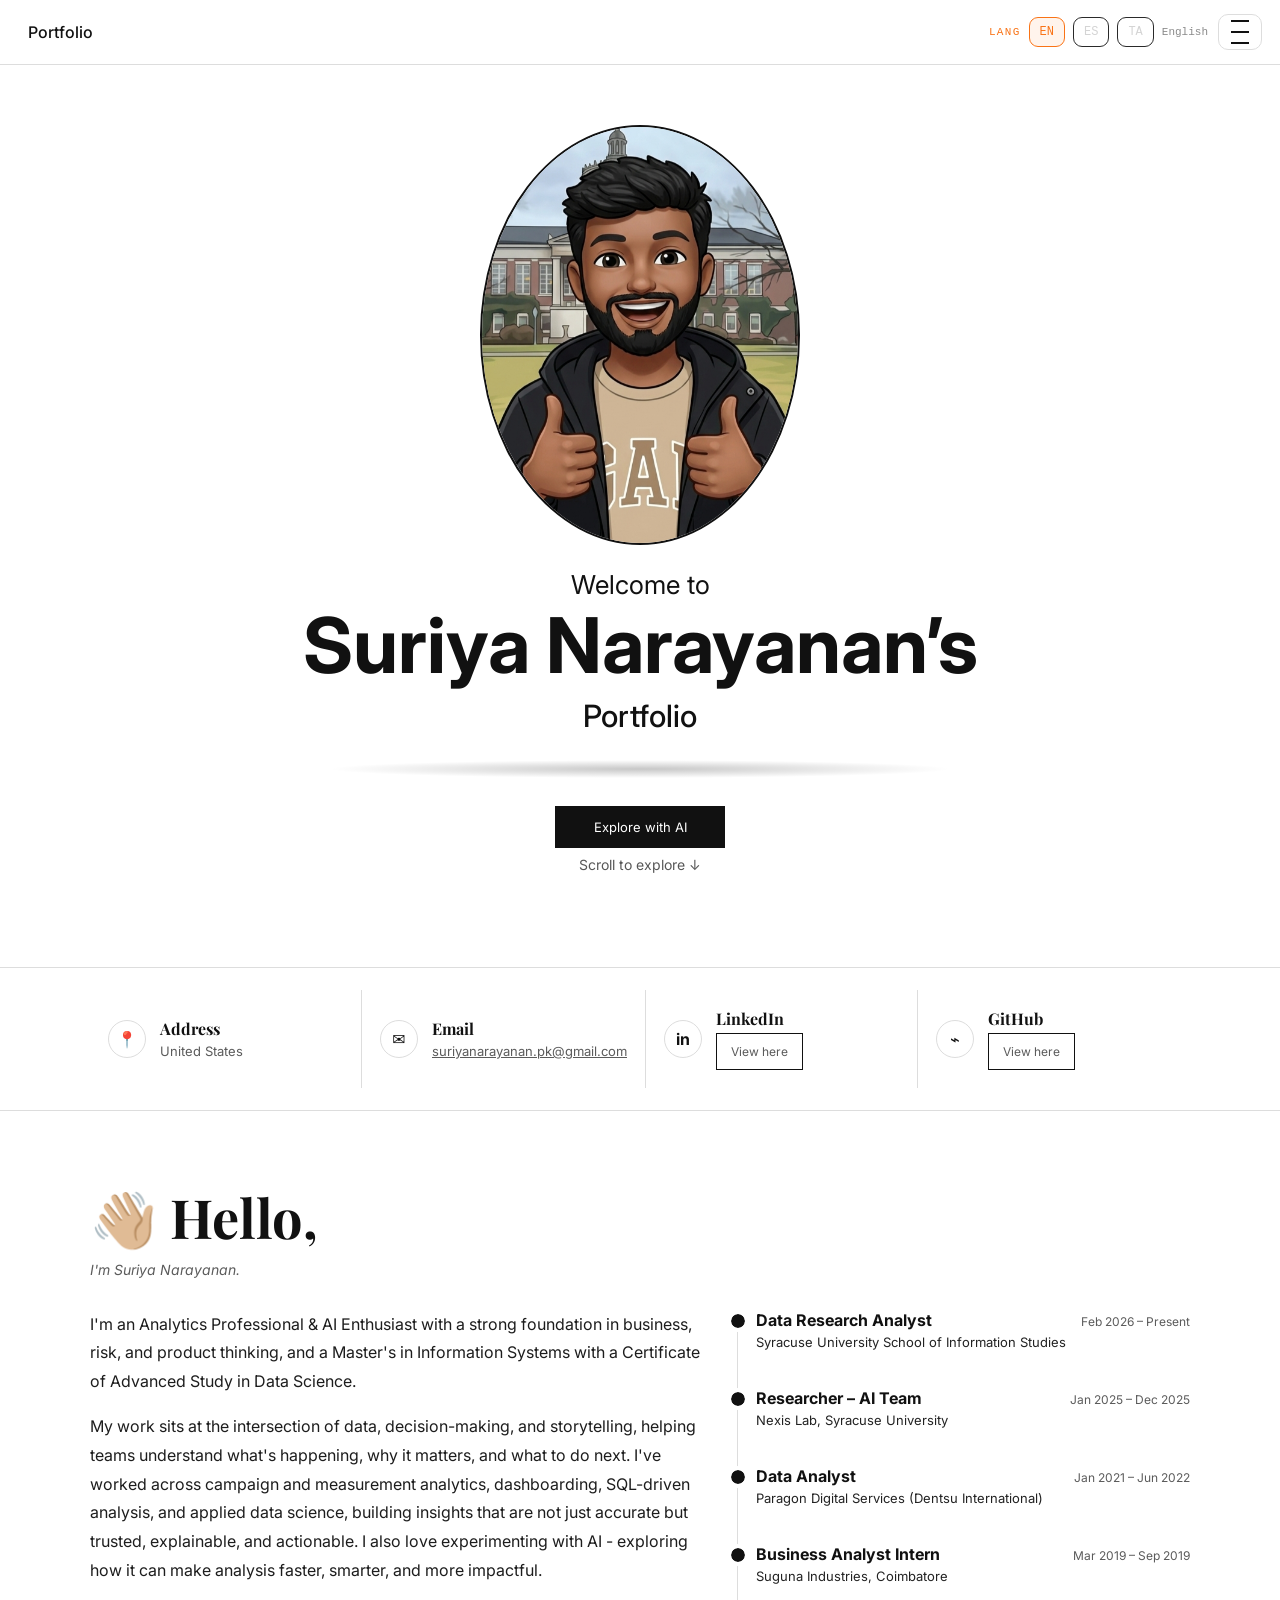
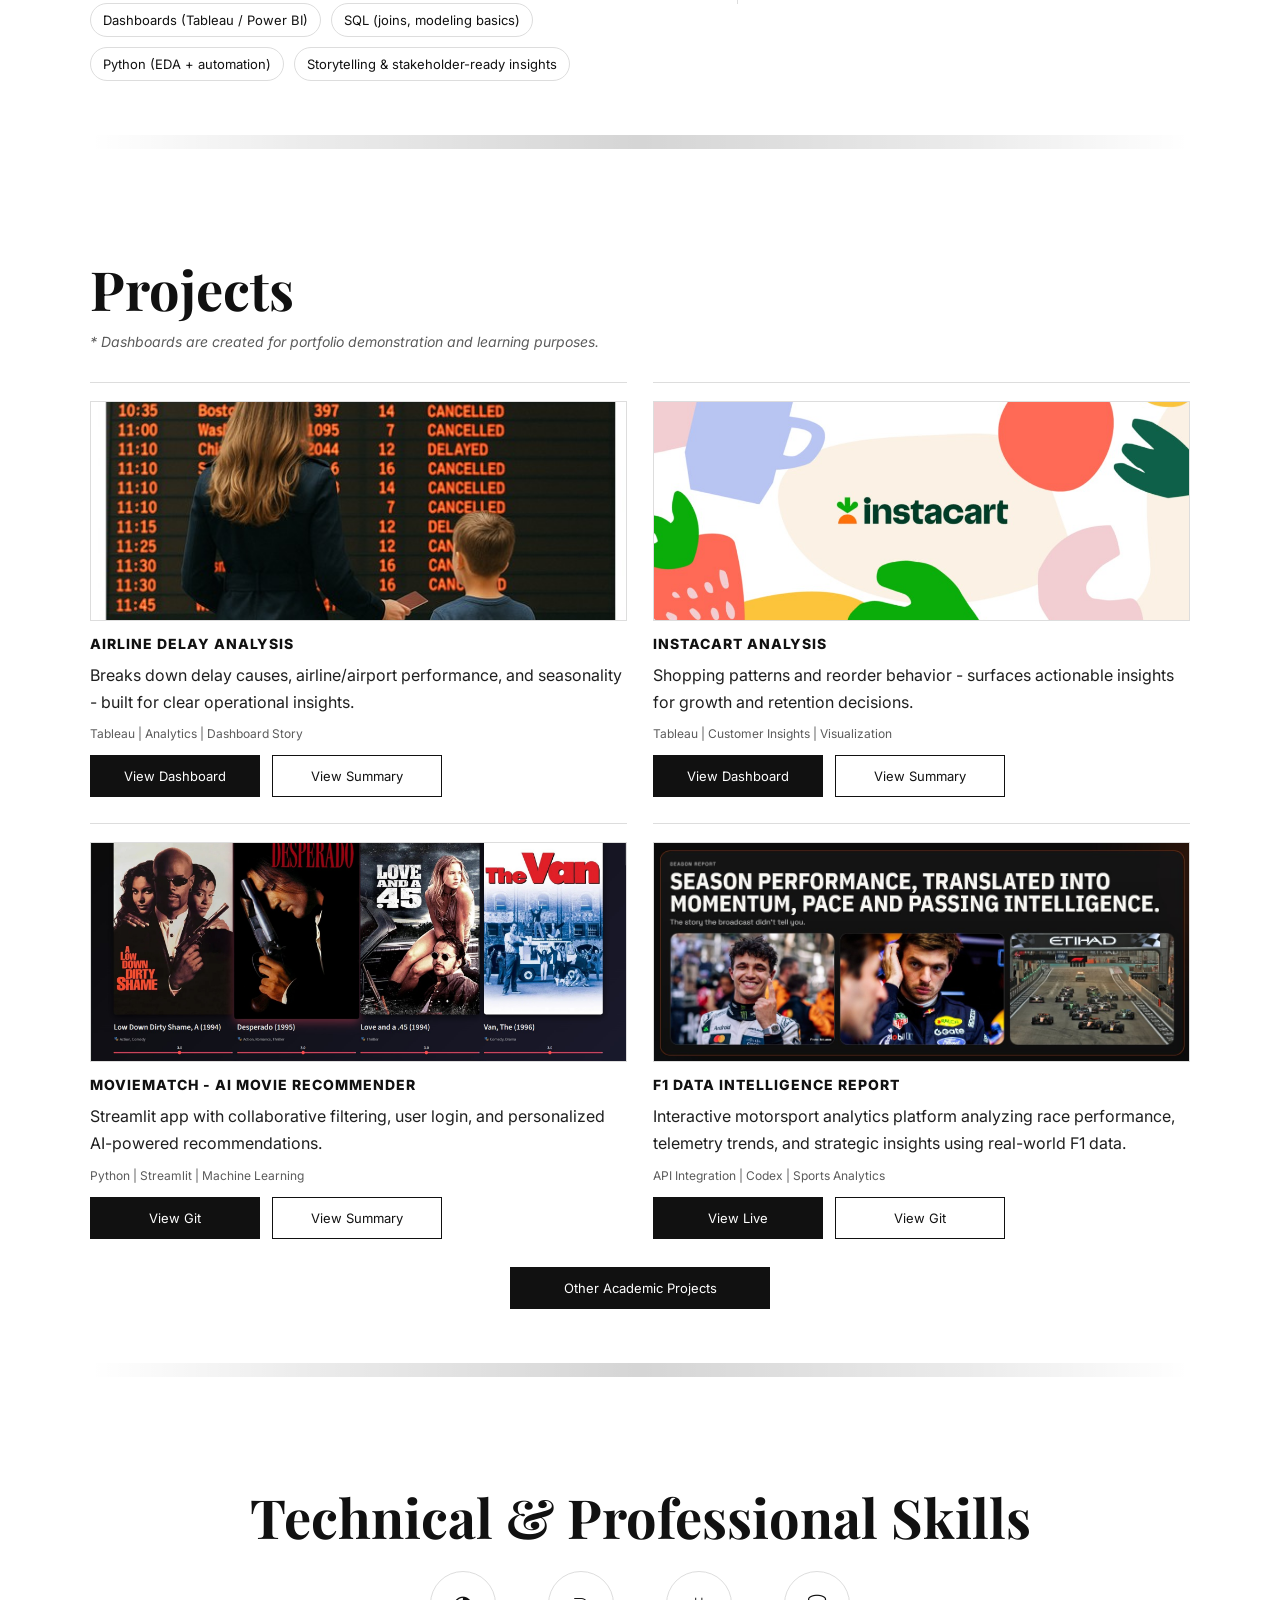
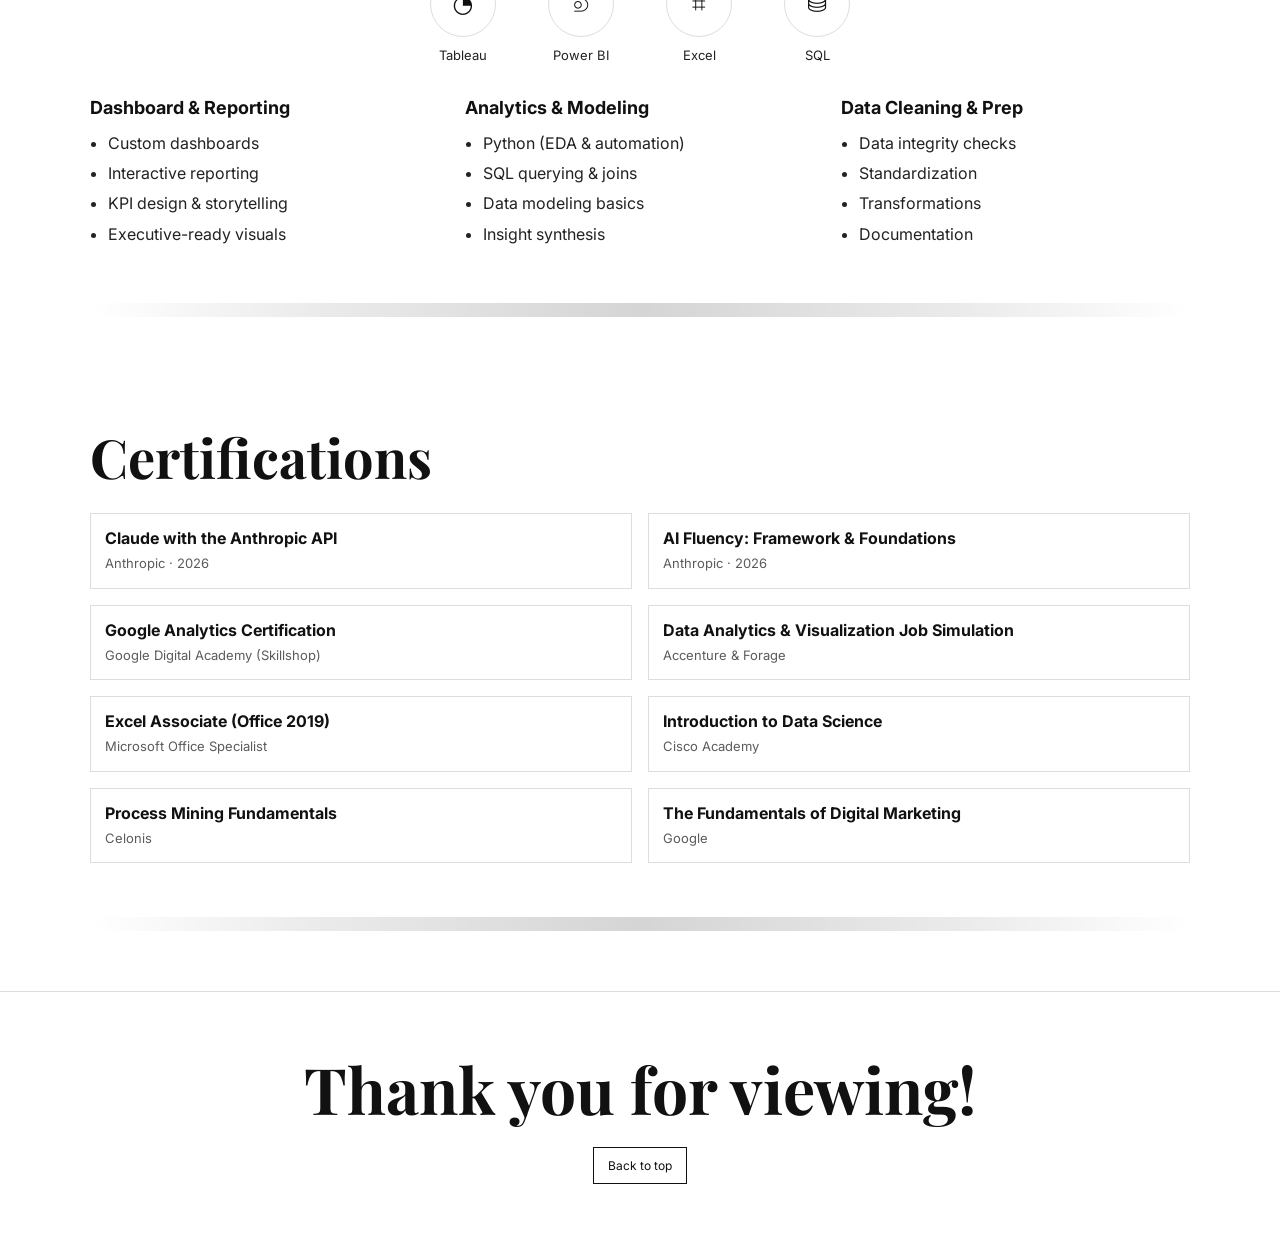
<file: index.html>
<!doctype html>
<html lang="en">
<head>
  <meta charset="utf-8" />
  <meta name="viewport" content="width=device-width,initial-scale=1" />
  <title>Suriya Narayanan | Portfolio</title>
  <link rel="stylesheet" href="style.css" />

  <!-- Icons (simple + recruiter-safe) -->
  <link rel="preconnect" href="https://fonts.googleapis.com">
  <link rel="preconnect" href="https://fonts.gstatic.com" crossorigin>
  <link href="https://fonts.googleapis.com/css2?family=Inter:wght@400;500;600&family=Playfair+Display:wght@500;600;700&display=swap" rel="stylesheet">
</head>
<body>
  <!-- Top bar -->
  <header class="topbar">
    <div class="topbar__inner">
      <div class="brand">
        <span class="brand__mark"></span>
        <a href="index.html" class="home-link">Portfolio</a>
      </div>

      <div class="topbar__actions">
        <div id="topLangMount" data-no-translate="true"></div>

        <button class="menuBtn" id="menuBtn" aria-label="Open navigation" aria-expanded="false">
          <span></span><span></span><span></span>
        </button>
      </div>
    </div>

    <!-- Slide-down menu -->
    <nav class="menu" id="menu" aria-label="Primary navigation">
      <a href="#about">About</a>
      <a href="#projects">Projects</a>
      <a href="#skills">Skills</a>
      <a href="#certifications">Certifications</a>
      <a href="#contact">Contact</a>
      <a href="other-academic-projects.html">Other Academic Projects</a>
    </nav>
  </header>

<header id="home" class="hero">
  <div class="hero_inner">

    

    <img class="hero_avatar" id="heroAvatar"
         src="assets/profile.png"
         alt="Suriya Narayanan" />

    <p class="hero_kicker">Welcome to</p>

    <h1 class="hero_title reveal">
        Suriya Narayanan’s
    </h1>

    <h2 class="hero_subtitle">Portfolio</h2>

    <div class="brush_divider" aria-hidden="true"></div>

    <div class="centerCta">
      <a class="btn btnPrimary" href="ai-explainer.html">Explore with AI</a>
    </div>

    <p class="hero_scroll">Scroll to explore ↓</p>

  </div>
</header>

    <!-- CONTACT STRIP (you wanted this to appear after a small scroll) -->
    <section class="contactStrip" id="contact">
      <div class="contactStrip__inner">
        <div class="contactCard">
          <div class="contactIcon">📍</div>
          <div>
            <div class="contactLabel">Address</div>
            <div class="contactValue">United States</div>
          </div>
        </div>

        <div class="contactCard">
          <div class="contactIcon">✉️</div>
          <div>
            <div class="contactLabel">Email</div>
            <div class="contactValue">
              <a href="mailto:suriyanarayanan.pk@gmail.com">suriyanarayanan.pk@gmail.com</a>
            </div>
          </div>
        </div>

        <div class="contactCard">
          <div class="contactIcon">in</div>
          <div>
            <div class="contactLabel">LinkedIn</div>
            <div class="contactValue">
              <a class="miniBtn" target="_blank" rel="noopener" href="https://www.linkedin.com/in/suriya-narayanan-syr18">View here</a>
            </div>
          </div>
        </div>

        <div class="contactCard">
          <div class="contactIcon">⌁</div>
          <div>
            <div class="contactLabel">GitHub</div>
            <div class="contactValue">
              <a class="miniBtn" target="_blank" rel="noopener" href="https://github.com/suriyanarayanan18">View here</a>
            </div>
          </div>
        </div>
      </div>
    </section>

    <!-- ABOUT -->
    <section class="section" id="about">
      <div class="container">
        <h3 class="sectionTitle">👋🏼 Hello,
        </h3>
        <p class="sectionNote">I'm Suriya Narayanan.</p>

        <div class="aboutGrid">
          <!-- LEFT: text -->
          <div class="aboutText">
            <p class="lead">
             I'm an Analytics Professional & AI Enthusiast with a strong foundation in business, risk, and product thinking, 
             and a Master's in Information Systems with a Certificate of Advanced Study in Data Science.
          
            </p>

            <p>
              My work sits at the intersection of data, decision-making, and storytelling, helping teams understand what's happening, why it matters, and what to do next. 
              I've worked across campaign and measurement analytics, dashboarding, SQL-driven analysis, and applied data science, building insights that are not just accurate but trusted, explainable, and actionable. 
              I also love experimenting with AI - exploring how it can make analysis faster, smarter, and more impactful.
            </p>

            <div class="aboutBullets">
              <div class="pill">Dashboards (Tableau / Power BI)</div>
              <div class="pill">SQL (joins, modeling basics)</div>
              <div class="pill">Python (EDA + automation)</div>
              <div class="pill">Storytelling & stakeholder-ready insights</div>
            </div>
          </div>

<!-- RIGHT: timeline / flow -->
<div class="timeline" aria-label="Experience timeline">

  <!-- NEW ROLE -->
  <div class="timelineItem">
    <div class="dot"></div>
    <div class="timelineContent">
      <div class="timelineTop">
        <span class="timelineRole">Data Research Analyst</span>
        <span class="timelineYear">Feb 2026 – Present</span>
      </div>
      <div class="timelineOrg">Syracuse University School of Information Studies</div>
    </div>
  </div>

  <!-- Nexis Lab -->
  <div class="timelineItem">
    <div class="dot"></div>
    <div class="timelineContent">
      <div class="timelineTop">
        <span class="timelineRole">Researcher – AI Team</span>
        <span class="timelineYear">Jan 2025 – Dec 2025</span>
      </div>
      <div class="timelineOrg">Nexis Lab, Syracuse University</div>
    </div>
  </div>

  <!-- Paragon -->
  <div class="timelineItem">
    <div class="dot"></div>
    <div class="timelineContent">
      <div class="timelineTop">
        <span class="timelineRole">Data Analyst</span>
        <span class="timelineYear">Jan 2021 – Jun 2022</span>
      </div>
      <div class="timelineOrg">Paragon Digital Services (Dentsu International)</div>
    </div>
  </div>

  <!-- Suguna -->
  <div class="timelineItem">
    <div class="dot"></div>
    <div class="timelineContent">
      <div class="timelineTop">
        <span class="timelineRole">Business Analyst Intern</span>
        <span class="timelineYear">Mar 2019 – Sep 2019</span>
      </div>
      <div class="timelineOrg">Suguna Industries, Coimbatore</div>
         </div>
       </div>

</div> <!-- closes .timeline -->
</div> <!-- closes the parent wrapper that contains left+right (ex: .aboutGrid / .aboutSplit / .aboutRow) -->

<div class="divider" aria-hidden="true"></div>
</div> <!-- closes .container -->
</section>

<!-- PROJECTS -->
<section class="section" id="projects">
  <div class="container">
    <h2 class="sectionTitle">Projects</h2>
    <p class="sectionNote">* Dashboards are created for portfolio demonstration and learning purposes.</p>

    <div class="projectGrid">

      <!-- 1: Airline -->
      <article class="projectCard">
        <img class="projectImg" src="assets/airline.jpg" alt="Airline Delay Analysis preview" />
        <div class="projectBody">
          <h3 class="projectTitle">AIRLINE DELAY ANALYSIS</h3>
          <p class="projectDesc">
            Breaks down delay causes, airline/airport performance, and seasonality - built for clear operational insights.
          </p>
          <p class="projectMeta">Tableau | Analytics | Dashboard Story</p>

          <div class="btnRow">
            <a class="btn btnPrimary" href="https://public.tableau.com/app/profile/suriya.narayanan8214/viz/VADFINAL/Story1">View Dashboard</a>
            <a class="btn btnGhost" href="airline-delay-summary.html">View Summary</a>
          </div>
        </div>
      </article>

      <!-- 2: Instacart -->
      <article class="projectCard">
        <img class="projectImg" src="assets/instacart.jpg" alt="Instacart Analysis preview" />
        <div class="projectBody">
          <h3 class="projectTitle">INSTACART ANALYSIS</h3>
          <p class="projectDesc">
            Shopping patterns and reorder behavior - surfaces actionable insights for growth and retention decisions.
          </p>
          <p class="projectMeta">Tableau | Customer Insights | Visualization</p>

          <div class="btnRow">
            <a class="btn btnPrimary" href="https://public.tableau.com/app/profile/suriya.narayanan8214/viz/INSTACARTAnalysis/InstacartAnalysis">View Dashboard</a>
            <a class="btn btnGhost" href="instacart-summary.html">View Summary</a>
          </div>
        </div>
      </article>

      <!-- 3: MovieMatch -->
      <article class="projectCard">
        <img class="projectImg" src="assets/moviematch.jpg" alt="MovieMatch preview" />
        <div class="projectBody">
          <h3 class="projectTitle">MOVIEMATCH - AI MOVIE RECOMMENDER</h3>
          <p class="projectDesc">
            Streamlit app with collaborative filtering, user login, and personalized AI-powered recommendations.
          </p>
          <p class="projectMeta">Python | Streamlit | Machine Learning</p>

          <div class="btnRow">
            <a class="btn btnPrimary" target="_blank" rel="noopener" href="https://github.com/suriyanarayanan18/Movie-match">View Git</a>
            <a class="btn btnGhost" href="moviematch-summary.html">View Summary</a>
          </div>
        </div>
      </article>

      <!-- 4: F1 Data Intelligence (NEW) -->
      <article class="projectCard">
        <img class="projectImg" src="assets/f1.jpg" alt="F1 Data Intelligence preview" />
        <div class="projectBody">
          <h3 class="projectTitle">F1 DATA INTELLIGENCE REPORT</h3>
          <p class="projectDesc">
            Interactive motorsport analytics platform analyzing race performance, telemetry trends, and strategic insights using real-world F1 data.
          </p>
          <p class="projectMeta"> API Integration | Codex | Sports Analytics</p>

          <div class="btnRow">
            <a class="btn btnPrimary" target="_blank" rel="noopener" href="https://f1-data-intel-2025.vercel.app/">View Live</a>
            <a class="btn btnGhost" target="_blank" rel="noopener" href="https://github.com/suriyanarayanan18">View Git</a>
          </div>
        </div>
      </article>

    </div>

    <div class="centerCta">
      <a class="btn btnPrimary btnWide" href="other-academic-projects.html">Other Academic Projects</a>
    </div>

    <div class="divider" aria-hidden="true"></div>
  </div>
</section>

    <!-- SKILLS -->
    <section class="section" id="skills">
      <div class="container">
        <h2 class="sectionTitle center">Technical &amp; Professional Skills</h2>

        <div class="skillIcons">
          <div class="skillIcon">
            <div class="skillCircle">◔</div>
            <div class="skillLabel">Tableau</div>
          </div>
          <div class="skillIcon">
            <div class="skillCircle">⟄</div>
            <div class="skillLabel">Power BI</div>
          </div>
          <div class="skillIcon">
            <div class="skillCircle">⌗</div>
            <div class="skillLabel">Excel</div>
          </div>
          <div class="skillIcon">
            <div class="skillCircle">⛁</div>
            <div class="skillLabel">SQL</div>
          </div>
        </div>

        <div class="skillsGrid">
          <div class="skillBlock">
            <h3>Dashboard &amp; Reporting</h3>
            <ul>
              <li>Custom dashboards</li>
              <li>Interactive reporting</li>
              <li>KPI design &amp; storytelling</li>
              <li>Executive-ready visuals</li>
            </ul>
          </div>

          <div class="skillBlock">
            <h3>Analytics &amp; Modeling</h3>
            <ul>
              <li>Python (EDA &amp; automation)</li>
              <li>SQL querying &amp; joins</li>
              <li>Data modeling basics</li>
              <li>Insight synthesis</li>
            </ul>
          </div>

          <div class="skillBlock">
            <h3>Data Cleaning &amp; Prep</h3>
            <ul>
              <li>Data integrity checks</li>
              <li>Standardization</li>
              <li>Transformations</li>
              <li>Documentation</li>
            </ul>
          </div>
        </div>

        <div class="divider" aria-hidden="true"></div>
      </div>
    </section>

<!-- CERTIFICATIONS -->
<section class="section" id="certifications">
  <div class="container">
    <h2 class="sectionTitle">Certifications</h2>

    <div class="certGrid">

      <!-- NEW CERTIFICATIONS (Added on Top) -->

      <div class="certCard">
        <div class="certTitle">Claude with the Anthropic API</div>
        <div class="certMeta">Anthropic · 2026</div>
      </div>

      <div class="certCard">
        <div class="certTitle">AI Fluency: Framework &amp; Foundations</div>
        <div class="certMeta">Anthropic · 2026</div>
      </div>

      <!-- Existing Certifications -->

      <div class="certCard">
        <div class="certTitle">Google Analytics Certification</div>
        <div class="certMeta">Google Digital Academy (Skillshop)</div>
      </div>

      <div class="certCard">
        <div class="certTitle">Data Analytics &amp; Visualization Job Simulation</div>
        <div class="certMeta">Accenture &amp; Forage</div>
      </div>

      <div class="certCard">
        <div class="certTitle">Excel Associate (Office 2019)</div>
        <div class="certMeta">Microsoft Office Specialist</div>
      </div>

      <div class="certCard">
        <div class="certTitle">Introduction to Data Science</div>
        <div class="certMeta">Cisco Academy</div>
      </div>

      <div class="certCard">
        <div class="certTitle">Process Mining Fundamentals</div>
        <div class="certMeta">Celonis</div>
      </div>

      <div class="certCard">
        <div class="certTitle">The Fundamentals of Digital Marketing</div>
        <div class="certMeta">Google</div>
      </div>

    </div>

    <div class="divider" aria-hidden="true"></div>
  </div>
</section>

    <!-- FOOTER -->
    <footer class="footer">
      <div class="footer__inner">
        <h3 class="footerTitle">Thank you for viewing!</h3>
        <a class="miniBtn" href="#top">Back to top</a>
      </div>
    </footer>
</script>
  <script src="script.js"></script>

  <script>
  window.addEventListener("DOMContentLoaded", () => {
    const avatar = document.getElementById("heroAvatar");
    const intro = document.getElementById("heroIntro") || document.querySelector('.hero_kicker');

    // Show intro text first (guarded)
    if (intro) {
      setTimeout(() => {
        try { intro.classList.add("animate"); } catch (e) { /* safe */ }
      }, 200);
    }

    // Then animate avatar (guarded)
    if (avatar) {
      setTimeout(() => {
        try { avatar.classList.add("animate"); } catch (e) { /* safe */ }
      }, 600);
    }
  });
</script>
<script src="translate.js"></script>
</body>
</html>
</file>
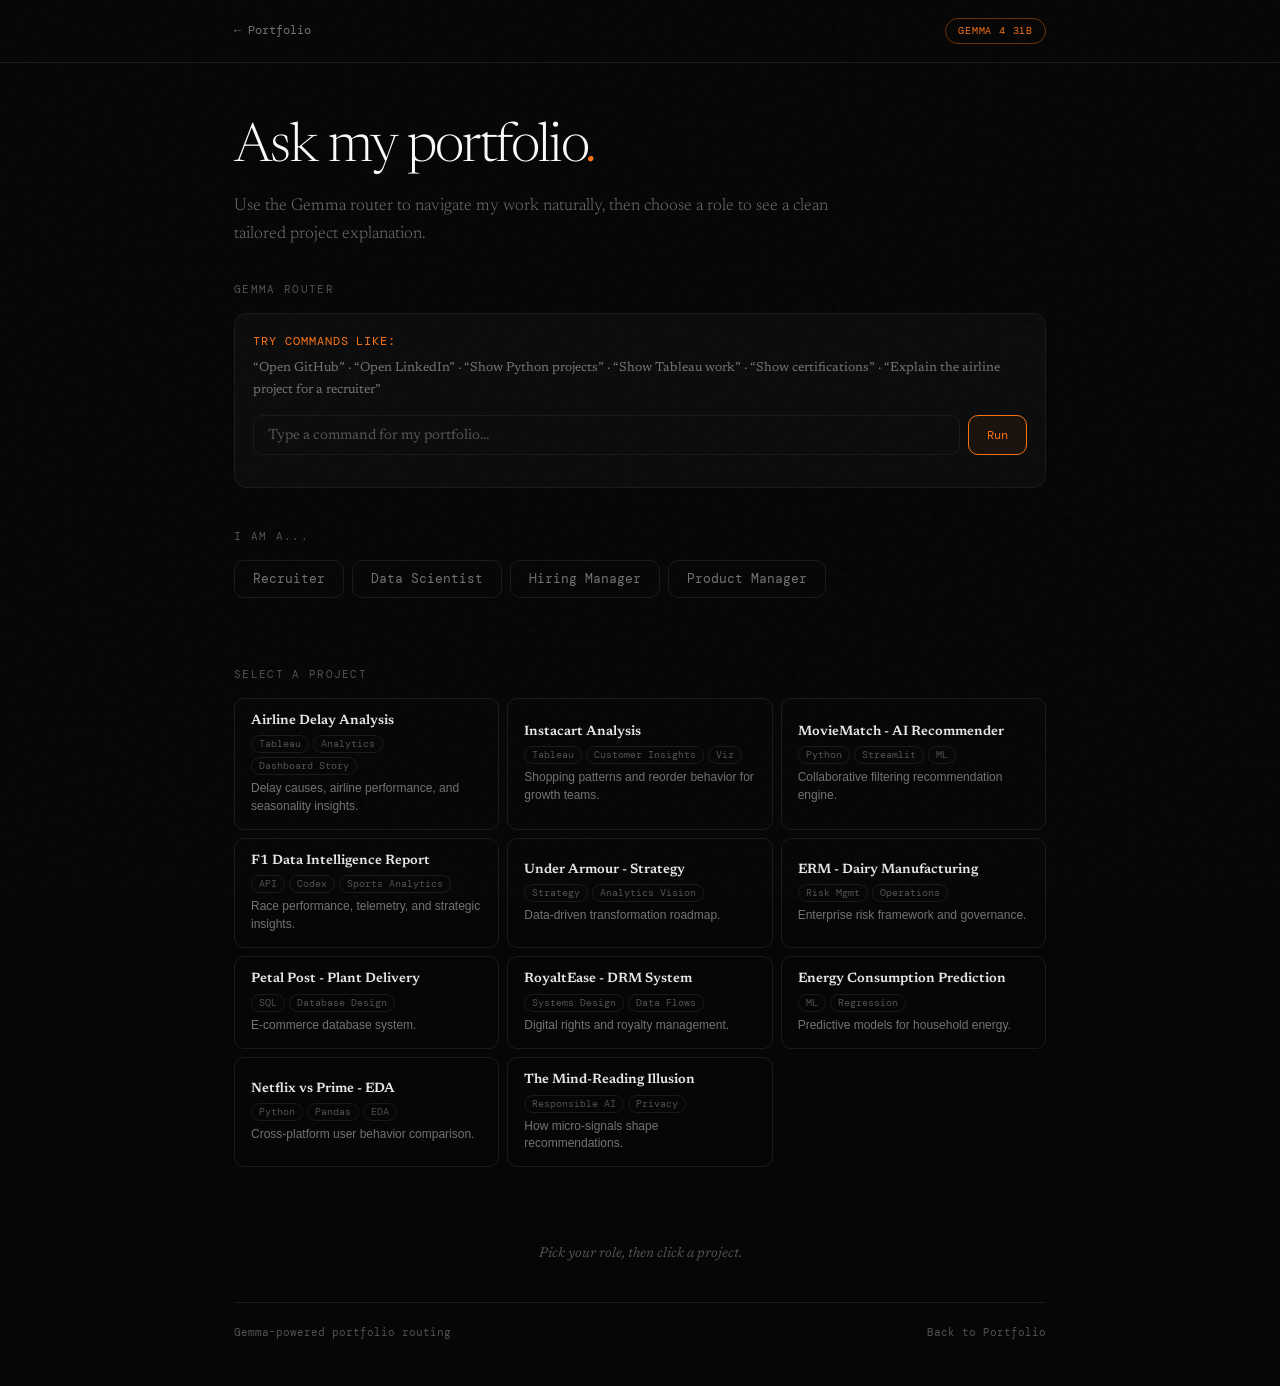
<file: ai-explainer.html>
<!DOCTYPE html>
<html lang="en">
<head>
  <meta charset="UTF-8" />
  <meta name="viewport" content="width=device-width, initial-scale=1.0" />
  <title>Ask My Portfolio</title>
  <meta
    name="description"
    content="Interactive portfolio router and project explainer."
  />
  <link rel="preconnect" href="https://fonts.googleapis.com">
  <link rel="preconnect" href="https://fonts.gstatic.com" crossorigin>
  <link
    href="https://fonts.googleapis.com/css2?family=DM+Mono:wght@300;400;500&family=Newsreader:ital,opsz,wght@0,6..72,300;0,6..72,400;0,6..72,600;1,6..72,300&display=swap"
    rel="stylesheet"
  >
  <style>
    :root {
      --bg: #060606;
      --surface: #0c0c0c;
      --border: #1a1a1a;
      --border-hi: #2a2a2a;
      --text: #e5e5e5;
      --muted: #737373;
      --dim: #525252;
      --accent: #f97316;
      --accent-bg: rgba(249, 115, 22, 0.06);
      --accent-border: rgba(249, 115, 22, 0.4);
      --mono: 'DM Mono', monospace;
      --serif: 'Newsreader', Georgia, serif;
      --ease: cubic-bezier(0.22, 1, 0.36, 1);
    }

    * {
      box-sizing: border-box;
      margin: 0;
      padding: 0;
    }

    body {
      background: var(--bg);
      color: var(--text);
      font-family: var(--serif);
      line-height: 1.6;
      -webkit-font-smoothing: antialiased;
    }

    body::after {
      content: '';
      position: fixed;
      inset: 0;
      pointer-events: none;
      z-index: 9999;
      opacity: 0.02;
      background: url("data:image/svg+xml,%3Csvg viewBox='0 0 200 200' xmlns='http://www.w3.org/2000/svg'%3E%3Cfilter id='g'%3E%3CfeTurbulence type='fractalNoise' baseFrequency='0.8' numOctaves='4'/%3E%3C/filter%3E%3Crect width='100%25' height='100%25' filter='url(%23g)'/%3E%3C/svg%3E");
    }

    .wrap {
      max-width: 860px;
      margin: 0 auto;
      padding: 0 24px;
    }

    .topbar {
      padding: 18px 0;
      border-bottom: 1px solid var(--border);
    }

    .topbar .inner {
      max-width: 860px;
      margin: 0 auto;
      padding: 0 24px;
      display: flex;
      justify-content: space-between;
      align-items: center;
    }

    .topbar a {
      font-family: var(--mono);
      font-size: 12px;
      color: var(--muted);
      text-decoration: none;
      transition: color 0.2s;
    }

    .topbar a:hover {
      color: var(--text);
    }

    .badge {
      font-family: var(--mono);
      font-size: 10px;
      color: var(--accent);
      border: 1px solid var(--accent-border);
      padding: 4px 12px;
      border-radius: 99px;
      letter-spacing: 0.08em;
      text-transform: uppercase;
    }

    .hero {
      padding: 56px 0 32px;
    }

    .hero h1 {
      font-size: clamp(34px, 5.5vw, 54px);
      font-weight: 300;
      line-height: 1.08;
      color: #fafafa;
      letter-spacing: -0.03em;
      margin-bottom: 16px;
    }

    .hero h1 em {
      font-style: italic;
      font-weight: 300;
      color: var(--accent);
    }

    .hero .desc {
      font-size: 17px;
      color: var(--muted);
      max-width: 620px;
      line-height: 1.65;
      font-weight: 300;
    }

    .label {
      font-family: var(--mono);
      font-size: 11px;
      letter-spacing: 0.12em;
      text-transform: uppercase;
      color: var(--dim);
      margin-bottom: 14px;
    }

    .router-block {
      margin-bottom: 40px;
    }

    .router-card {
      padding: 18px;
      border: 1px solid var(--border);
      border-radius: 12px;
      background: var(--surface);
    }

    .router-title {
      font-family: var(--mono);
      font-size: 12px;
      letter-spacing: 0.08em;
      text-transform: uppercase;
      color: var(--accent);
      margin-bottom: 6px;
    }

    .router-examples {
      font-size: 13px;
      color: var(--muted);
      line-height: 1.7;
    }

    .router-note {
      font-size: 13px;
      color: var(--dim);
      font-style: italic;
    }

    .roles {
      margin-bottom: 40px;
    }

    .role-row {
      display: flex;
      flex-wrap: wrap;
      gap: 8px;
    }

    .role-btn {
      padding: 10px 18px;
      border: 1px solid var(--border);
      border-radius: 10px;
      background: transparent;
      color: var(--muted);
      cursor: pointer;
      font-family: var(--mono);
      font-size: 12.5px;
      display: flex;
      align-items: center;
      gap: 7px;
      transition: all 0.25s var(--ease);
    }

    .role-btn:hover {
      border-color: var(--border-hi);
      color: var(--text);
    }

    .role-btn.on {
      border-color: var(--accent);
      background: var(--accent-bg);
      color: var(--accent);
    }

    .role-hint {
      margin-top: 8px;
      font-size: 13px;
      color: var(--dim);
      font-style: italic;
      min-height: 20px;
      transition: opacity 0.3s;
    }

    .projects {
      margin-bottom: 40px;
    }

    .pgrid {
      display: grid;
      grid-template-columns: repeat(auto-fill, minmax(250px, 1fr));
      gap: 8px;
    }

    .pcard {
      padding: 14px 16px;
      border: 1px solid var(--border);
      border-radius: 10px;
      background: transparent;
      cursor: pointer;
      text-align: left;
      width: 100%;
      transition: all 0.25s var(--ease);
    }

    .pcard:hover {
      border-color: var(--border-hi);
    }

    .pcard.on {
      border-color: var(--accent);
      background: var(--accent-bg);
    }

    .pcard .name {
      font-family: var(--serif);
      font-size: 13.5px;
      font-weight: 600;
      margin-bottom: 5px;
      line-height: 1.3;
      color: var(--text);
      transition: color 0.2s;
    }

    .pcard.on .name {
      color: var(--accent);
    }

    .pcard .tags {
      display: flex;
      flex-wrap: wrap;
      gap: 4px;
      margin-bottom: 5px;
    }

    .pcard .tag {
      font-family: var(--mono);
      font-size: 9.5px;
      padding: 2px 7px;
      border-radius: 99px;
      border: 1px solid var(--border);
      color: var(--dim);
    }

    .pcard .blurb {
      font-size: 12px;
      color: var(--muted);
      line-height: 1.45;
    }

    .project-hidden {
      display: none !important;
    }

    .hint {
      text-align: center;
      padding: 36px 0;
      color: var(--dim);
      font-size: 14px;
      font-style: italic;
    }

    .result {
      margin-bottom: 48px;
      display: none;
    }

    .result.show {
      display: block;
    }

    .rbox {
      padding: 28px 26px;
      border: 1px solid var(--border);
      border-radius: 14px;
      background: var(--surface);
      position: relative;
      overflow: hidden;
    }

    .rbox .bar {
      position: absolute;
      top: 0;
      left: 0;
      width: 3px;
      height: 100%;
      background: linear-gradient(180deg, var(--accent), #c2410c, transparent);
    }

    .rbox .meta {
      font-family: var(--mono);
      font-size: 10px;
      letter-spacing: 0.12em;
      text-transform: uppercase;
      color: var(--dim);
      margin-bottom: 3px;
    }

    .rbox .perspective {
      font-family: var(--mono);
      font-size: 10px;
      color: var(--accent);
      letter-spacing: 0.08em;
      margin-bottom: 18px;
    }

    .rbox .body {
      font-family: var(--serif);
      font-size: 16.5px;
      line-height: 1.8;
      color: #d4d4d4;
      font-weight: 300;
      white-space: pre-wrap;
      word-break: break-word;
    }

    .err {
      color: #ef4444;
      font-size: 14px;
    }

    .followup {
      margin-top: 22px;
      padding-top: 18px;
      border-top: 1px solid var(--border);
      display: none;
    }

    .followup.show {
      display: block;
    }

    .fu-chips {
      display: flex;
      flex-wrap: wrap;
      gap: 8px;
      margin-bottom: 12px;
    }

    .fu-chip {
      padding: 8px 12px;
      border: 1px solid var(--border);
      border-radius: 999px;
      background: transparent;
      color: var(--muted);
      font-family: var(--mono);
      font-size: 11px;
      cursor: pointer;
      transition: all 0.2s var(--ease);
    }

    .fu-chip:hover {
      border-color: var(--accent);
      color: var(--accent);
      background: var(--accent-bg);
    }

    .fu-row {
      display: flex;
      gap: 8px;
    }

    .fu-input {
      flex: 1;
      padding: 11px 14px;
      border: 1px solid var(--border);
      border-radius: 10px;
      background: transparent;
      color: var(--text);
      font-family: var(--serif);
      font-size: 14.5px;
      outline: none;
      transition: border-color 0.2s;
    }

    .fu-input::placeholder {
      color: var(--dim);
    }

    .fu-input:focus {
      border-color: var(--accent);
    }

    .fu-btn {
      padding: 11px 18px;
      border: 1px solid var(--accent);
      border-radius: 10px;
      background: var(--accent-bg);
      color: var(--accent);
      font-family: var(--mono);
      font-size: 12px;
      cursor: pointer;
      white-space: nowrap;
      transition: all 0.2s;
    }

    .fu-btn:hover {
      background: rgba(249, 115, 22, 0.12);
    }

    .fu-btn:disabled {
      opacity: 0.35;
      cursor: not-allowed;
    }

    .fu-answer {
      margin-top: 16px;
      padding: 16px 18px;
      border-left: 2px solid var(--accent);
      background: rgba(249, 115, 22, 0.03);
      border-radius: 0 8px 8px 0;
    }

    .fu-answer .fu-q {
      font-size: 13px;
      color: var(--muted);
      font-style: italic;
      margin-bottom: 8px;
      white-space: pre-wrap;
    }

    .fu-answer .fu-a {
      font-family: var(--serif);
      font-size: 15px;
      line-height: 1.75;
      color: #d4d4d4;
      font-weight: 300;
      white-space: pre-wrap;
      word-break: break-word;
    }

    .fu-loading {
      color: var(--dim);
      font-style: italic;
    }

    .footer {
      border-top: 1px solid var(--border);
      padding: 22px 0 44px;
      display: flex;
      justify-content: space-between;
      align-items: center;
      flex-wrap: wrap;
      gap: 12px;
    }

    .footer span,
    .footer a {
      font-family: var(--mono);
      font-size: 10.5px;
      color: var(--dim);
      text-decoration: none;
    }

    .footer a:hover {
      color: var(--text);
    }

    @media (max-width: 600px) {
      .wrap {
        padding: 0 16px;
      }

      .pgrid {
        grid-template-columns: 1fr;
      }

      .fu-row {
        flex-direction: column;
      }

      .hero {
        padding: 36px 0 24px;
      }
    }
  </style>
</head>
<body>
  <div class="topbar">
    <div class="inner">
      <a href="index.html">← Portfolio</a>
      <span class="badge">Gemma 4 31B</span>
    </div>
  </div>

  <div class="wrap">
    <div class="hero">
      <h1>Ask my portfolio<em>.</em></h1>
      <p class="desc">
        Use the Gemma router to navigate my work naturally, then choose a role to see a clean tailored project explanation.
      </p>
    </div>

    <div class="router-block">
      <div class="label">Gemma Router</div>
      <div class="router-card">
        <div class="router-title">Try commands like:</div>
        <div class="router-examples">
          “Open GitHub” · “Open LinkedIn” · “Show Python projects” · “Show Tableau work” · “Show certifications” · “Explain the airline project for a recruiter”
        </div>

        <div class="fu-row" style="margin-top: 14px;">
          <input
            class="fu-input"
            id="routerInput"
            placeholder="Type a command for my portfolio..."
          />
          <button class="fu-btn" id="routerBtn" type="button">Run</button>
        </div>

        <div id="routerStatus" style="margin-top: 14px;"></div>
      </div>
    </div>

    <div class="roles">
      <div class="label">I am a...</div>
      <div class="role-row" id="roleRow"></div>
      <div class="role-hint" id="roleHint"></div>
    </div>

    <div class="projects">
      <div class="label">Select a project</div>
      <div class="pgrid" id="pgrid"></div>
    </div>

    <div class="hint" id="hint">Pick your role, then click a project.</div>

    <div class="result" id="result">
      <div class="rbox">
        <div class="bar"></div>
        <div class="meta" id="rMeta"></div>
        <div class="perspective" id="rPersp"></div>
        <div class="body" id="rBody"></div>
      </div>

      <div class="followup" id="followup">
        <div class="label">Ask a follow-up</div>

        <div class="fu-chips" id="fuChips">
          <button class="fu-chip" type="button" data-q="What was the biggest challenge?">Key challenge</button>
          <button class="fu-chip" type="button" data-q="What was the business impact?">Business impact</button>
          <button class="fu-chip" type="button" data-q="What tools did you use?">Tools used</button>
          <button class="fu-chip" type="button" data-q="What did you learn from this project?">What I learned</button>
          <button class="fu-chip" type="button" data-q="Why does this matter?">Why it matters</button>
        </div>

        <div class="fu-row">
          <input
            class="fu-input"
            id="fuInput"
            placeholder="Ask a short follow-up about the selected project..."
          />
          <button class="fu-btn" id="fuBtn" type="button">Ask</button>
        </div>

        <div id="fuAnswers"></div>
      </div>
    </div>

    <div class="footer">
      <span>Gemma-powered portfolio routing</span>
      <a href="index.html">Back to Portfolio</a>
    </div>
  </div>

  <script>
    const ROLES = [
      { id: "recruiter", label: "Recruiter", hint: "Business impact, skills match, ATS keywords" },
      { id: "data_scientist", label: "Data Scientist", hint: "Methodology, algorithms, technical tradeoffs" },
      { id: "hiring_manager", label: "Hiring Manager", hint: "Problem-solving, ownership, initiative" },
      { id: "pm", label: "Product Manager", hint: "User impact, product thinking, decision enablement" }
    ];

    const PROJECTS = [
      { id: "airline", title: "Airline Delay Analysis", tags: ["Tableau", "Analytics", "Dashboard Story"], blurb: "Delay causes, airline performance, and seasonality insights." },
      { id: "instacart", title: "Instacart Analysis", tags: ["Tableau", "Customer Insights", "Viz"], blurb: "Shopping patterns and reorder behavior for growth teams." },
      { id: "moviematch", title: "MovieMatch - AI Recommender", tags: ["Python", "Streamlit", "ML"], blurb: "Collaborative filtering recommendation engine." },
      { id: "f1", title: "F1 Data Intelligence Report", tags: ["API", "Codex", "Sports Analytics"], blurb: "Race performance, telemetry, and strategic insights." },
      { id: "underarmour", title: "Under Armour - Strategy", tags: ["Strategy", "Analytics Vision"], blurb: "Data-driven transformation roadmap." },
      { id: "erm", title: "ERM - Dairy Manufacturing", tags: ["Risk Mgmt", "Operations"], blurb: "Enterprise risk framework and governance." },
      { id: "petalpost", title: "Petal Post - Plant Delivery", tags: ["SQL", "Database Design"], blurb: "E-commerce database system." },
      { id: "royaltease", title: "RoyaltEase - DRM System", tags: ["Systems Design", "Data Flows"], blurb: "Digital rights and royalty management." },
      { id: "energy", title: "Energy Consumption Prediction", tags: ["ML", "Regression"], blurb: "Predictive models for household energy." },
      { id: "streaming", title: "Netflix vs Prime - EDA", tags: ["Python", "Pandas", "EDA"], blurb: "Cross-platform user behavior comparison." },
      { id: "mindreading", title: "The Mind-Reading Illusion", tags: ["Responsible AI", "Privacy"], blurb: "How micro-signals shape recommendations." }
    ];

    const PROJECT_LINKS = {
      airline: "https://public.tableau.com/app/profile/suriya.narayanan8214/viz/VADFINAL/Story1",
      f1: "https://f1-data-intel-2025.vercel.app/",
      instacart: "instacart-summary.html",
      moviematch: "moviematch-summary.html",
      underarmour: "other-academic-projects.html",
      erm: "other-academic-projects.html",
      petalpost: "other-academic-projects.html",
      royaltease: "other-academic-projects.html",
      energy: "other-academic-projects.html",
      streaming: "streaming-summary.html",
      mindreading: "other-academic-projects.html"
    };

    const EXTERNAL_LINKS = {
      github: "https://github.com/suriyanarayanan18",
      linkedin: "https://www.linkedin.com/in/suriya-narayanan-syr18",
      resume: "assets/Suriya_Narayanan_Resume.pdf",
      tableau: "https://public.tableau.com/app/profile/suriya.narayanan8214"
    };

    const EXPLAINER_COPY = {
      airline: {
        recruiter: "I used Tableau to analyze U.S. flight delay patterns across major delay categories and turn them into a story-driven dashboard for operational decision-making. The project highlights airport-level performance, seasonal trends, and root causes in a format that is easy for business stakeholders to explore.",
        data_scientist: "I structured the airline delay analysis to compare multiple operational delay categories across airports and time periods, using calculated fields and story-based navigation in Tableau. The focus was on translating noisy operational data into interpretable patterns that supported root-cause analysis.",
        hiring_manager: "This project was about turning a large delay dataset into a usable decision tool rather than just a set of charts. I focused on clarifying where delays were happening, why they were happening, and how stakeholders could move from summary to root-cause insights quickly.",
        pm: "I designed this dashboard to help teams move from high-level delay monitoring into specific operational questions around seasonality, airports, and delay causes. The output supports faster decision-making by making the analysis interactive and easy to navigate."
      },
      instacart: {
        recruiter: "I analyzed more than 3 million grocery orders to uncover shopping behavior, reorder trends, and customer segments using Tableau. The project helped translate large-scale customer data into insights that product and growth teams could use for targeting and merchandising decisions.",
        data_scientist: "I used Tableau to explore reorder behavior, basket composition, department-level trends, and customer segmentation across a 3M+ order dataset. The work focused on identifying interpretable behavioral patterns, including stronger reorder performance in organic categories.",
        hiring_manager: "This project focused on turning large retail order data into a clear view of customer behavior and repeat purchase patterns. I structured the analysis so stakeholders could understand what customers reorder, when they shop, and how purchasing frequency differs across segments.",
        pm: "I approached this as a customer-behavior problem, using order history to surface actionable insights around reorders, basket patterns, and segment differences. The dashboard helps product and growth teams spot opportunities in category performance and user behavior."
      },
      moviematch: {
        recruiter: "I developed a movie recommendation system using collaborative filtering techniques and deployed it in Streamlit for an interactive user experience. The project combined applied machine learning with product thinking by turning model logic into a usable recommendation workflow.",
        data_scientist: "This recommender uses user-user and item-item collaborative filtering with cosine similarity over a user-item rating matrix. I also handled cold-start scenarios with fallback logic and built the app so recommendations could be generated interactively in real time.",
        hiring_manager: "The goal of this project was to turn recommendation logic into a working product experience instead of leaving it as a notebook exercise. I focused on both the model behavior and the usability layer so the system could actually be demonstrated end-to-end.",
        pm: "I built this as a lightweight recommendation product where the model output directly improves user interaction. The value comes from translating preference signals into real-time suggestions while keeping the experience simple and engaging."
      },
      f1: {
        recruiter: "I created an interactive F1 analytics experience using live race data APIs and deployed it on Vercel. The project demonstrates data storytelling, API integration, and the ability to turn sports telemetry into a polished analytical product.",
        data_scientist: "This project combines structured racing data from external APIs to compare driver performance, race pace, qualifying results, and pit strategy. The main challenge was shaping multiple sources into an analysis flow that remained coherent and interactive.",
        hiring_manager: "The F1 project was about productizing sports analytics into a live, explorable experience. I focused on how users would move through the analysis, not just on displaying data from APIs.",
        pm: "I designed the F1 experience to make race analytics accessible and engaging for users by connecting performance comparisons, strategy views, and historical context. The value is in turning raw race data into a compelling exploration flow."
      },
      underarmour: {
        recruiter: "I developed a strategy-focused analytics concept for Under Armour that connected business transformation ideas with data-driven execution. The work focused on how analytics could support product innovation, operational efficiency, and long-term growth.",
        data_scientist: "This project framed strategic transformation through an analytics lens, identifying where data products and measurement systems could support athlete insights, sustainability, and connected experiences. The emphasis was on structured thinking rather than predictive modeling.",
        hiring_manager: "I approached this as a business transformation exercise and translated broad strategic goals into actionable analytics opportunities. The project shows how I think about connecting vision, risk, and execution.",
        pm: "The goal was to map strategic opportunities into tangible analytics-led experiences that could support both customer value and business growth. I focused on where data could create a stronger product and ecosystem story."
      },
      erm: {
        recruiter: "I designed an enterprise risk management framework for a dairy manufacturing company, covering operational, regulatory, financial, and sustainability risks. The project shows how I can structure risk information into a practical governance model for business use.",
        data_scientist: "This work focused on organizing multiple risk domains into a scoring and monitoring framework that stakeholders could actually use. The value was in structuring messy operational risk inputs into a clearer evaluation model.",
        hiring_manager: "I treated this as a practical risk-operations problem and developed a lightweight framework that balanced completeness with usability. The output was meant to support repeatable decision-making rather than produce a static report.",
        pm: "I structured this project around visibility and actionability, making sure risk categories, ownership, and follow-up could be understood clearly by decision-makers. The emphasis was on making governance usable."
      },
      petalpost: {
        recruiter: "I designed a plant delivery database system using SQL and a structured backend approach for handling orders and inventory. The project demonstrates database design, operational thinking, and end-to-end system planning.",
        data_scientist: "This project focused on relational database design, normalized entities, and backend logic for order and inventory flows. The emphasis was on data integrity, usability, and system structure rather than advanced modeling.",
        hiring_manager: "I approached this as a systems design problem and built the data foundation needed for a transactional delivery platform. The project shows how I think through entity relationships, workflows, and operational constraints.",
        pm: "The value of this project was in designing a clear system behind a delivery experience, where orders, inventory, and user interactions connect cleanly. I focused on structure and maintainability."
      },
      royaltease: {
        recruiter: "I designed a digital rights and royalty management concept focused on automating usage tracking and payment logic. The project highlights structured systems thinking and business-process design.",
        data_scientist: "This was a systems architecture project centered on clear data flows, royalty calculation logic, and traceable rights management. The emphasis was on workflow design and auditability.",
        hiring_manager: "I framed this project around the challenge of making complex rights and payment processes more structured and reliable. The deliverable focused on process clarity and system design rather than just documentation.",
        pm: "I approached this as a product and operations problem where stakeholders need transparency, automation, and trust in royalty workflows. The system design was intended to improve clarity and reliability."
      },
      energy: {
        recruiter: "I worked on a predictive analytics project focused on household energy consumption using regression-based modeling techniques. The project demonstrates feature engineering, model comparison, and insight generation.",
        data_scientist: "I compared modeling approaches such as CART and linear regression on household energy data, using engineered features from building and weather variables. The focus was on interpretable modeling and practical prediction quality.",
        hiring_manager: "This project was about structuring a machine learning workflow from raw inputs through feature engineering and model comparison. I focused on selecting methods that balanced accuracy with interpretability.",
        pm: "I treated this as a decision-support problem, using predictive modeling to surface patterns that could support energy efficiency recommendations. The project connects technical analysis with practical value."
      },
      streaming: {
        recruiter: "I analyzed user behavior across Netflix and Amazon Prime using Python-based exploratory data analysis. The project helped uncover platform differences in demographics, engagement, and subscription patterns.",
        data_scientist: "This EDA project involved standardizing two streaming datasets and comparing user behavior patterns across demographics, device engagement, and subscription trends. The focus was on extracting clean comparative insights from separate sources.",
        hiring_manager: "I approached this as a comparative behavior analysis project and focused on building a reproducible workflow that made differences across platforms easy to interpret. The result was a clearer story around user behavior patterns.",
        pm: "I used this project to explore how audience behavior differs across platforms and what those differences might imply for product positioning and engagement. The analysis was designed to support comparative understanding, not just descriptive reporting."
      },
      mindreading: {
        recruiter: "This project explores how recommendation systems can infer user preferences from subtle behavioral signals and why that matters for responsible AI. It shows my interest in the intersection of analytics, product behavior, and governance.",
        data_scientist: "I framed this work around the behavioral signals that modern recommendation systems can extract and the governance implications of those inferences. The emphasis was on analysis, interpretation, and responsible AI reasoning.",
        hiring_manager: "I treated this project as a structured investigation into how platforms infer intent and how little transparency users often have into those systems. The output reflects my ability to connect technical systems with broader implications.",
        pm: "The project focuses on how hidden recommendation logic shapes user experience and trust. I approached it from a product and governance perspective, asking how personalization can remain effective without becoming opaque."
      }
    };

    let activeRole = null;
    let activeProject = null;
    const cache = {};

    const roleRow = document.getElementById("roleRow");
    const pgrid = document.getElementById("pgrid");
    const resultEl = document.getElementById("result");
    const hintEl = document.getElementById("hint");
    const bodyEl = document.getElementById("rBody");
    const fuEl = document.getElementById("followup");
    const fuInput = document.getElementById("fuInput");
    const fuBtn = document.getElementById("fuBtn");
    const fuAnswers = document.getElementById("fuAnswers");
    const fuChips = document.getElementById("fuChips");
    const rMeta = document.getElementById("rMeta");
    const rPersp = document.getElementById("rPersp");
    const routerInput = document.getElementById("routerInput");
    const routerBtn = document.getElementById("routerBtn");
    const routerStatus = document.getElementById("routerStatus");

    function escapeHtml(str) {
      return String(str || "")
        .replace(/&/g, "&amp;")
        .replace(/</g, "&lt;")
        .replace(/>/g, "&gt;")
        .replace(/"/g, "&quot;")
        .replace(/'/g, "&#039;");
    }

    function setRouterStatus(message, isError = false) {
      routerStatus.innerHTML = isError
        ? `<div class="err">${escapeHtml(message)}</div>`
        : `<div class="router-note">${escapeHtml(message)}</div>`;
    }

    function clearProjectFilter() {
      pgrid.querySelectorAll(".pcard").forEach((card) => {
        card.classList.remove("project-hidden");
      });
    }

    function filterProjectsByTag(tag) {
      const needle = String(tag || "").trim().toLowerCase();
      if (!needle) {
        clearProjectFilter();
        return 0;
      }

      let visibleCount = 0;

      PROJECTS.forEach((project) => {
        const card = pgrid.querySelector(`.pcard[data-id="${project.id}"]`);
        if (!card) return;

        const haystack = [
          project.title,
          project.blurb,
          ...(project.tags || [])
        ].join(" ").toLowerCase();

        const matches = haystack.includes(needle);
        card.classList.toggle("project-hidden", !matches);
        if (matches) visibleCount += 1;
      });

      return visibleCount;
    }

    function resetExplainerUI() {
      activeRole = null;
      activeProject = null;

      roleRow.querySelectorAll(".role-btn").forEach((b) => b.classList.remove("on"));
      pgrid.querySelectorAll(".pcard").forEach((b) => b.classList.remove("on"));

      document.getElementById("roleHint").textContent = "";
      fuAnswers.innerHTML = "";
      resultEl.classList.remove("show");
      fuEl.classList.remove("show");
      hintEl.style.display = "block";
      hintEl.textContent = "Pick your role, then click a project.";
    }

    function clickRoleById(roleId) {
      const btn = roleRow.querySelector(`.role-btn[data-id="${roleId}"]`);
      if (btn) btn.click();
    }

    function clickProjectById(projectId) {
      const btn = pgrid.querySelector(`.pcard[data-id="${projectId}"]`);
      if (btn) btn.click();
    }

    function openProjectLink(projectId) {
      const href = PROJECT_LINKS[projectId];
      if (!href) return false;
      window.open(href, "_blank", "noopener,noreferrer");
      return true;
    }

    function explainProject(projectId, roleId = "recruiter") {
      clearProjectFilter();
      clickRoleById(roleId);
      clickProjectById(projectId);
    }

    async function postRouter(query) {
      const res = await fetch("/api/router", {
        method: "POST",
        headers: {
          "Content-Type": "application/json"
        },
        body: JSON.stringify({ query })
      });

      const raw = await res.text();

      let data;
      try {
        data = JSON.parse(raw);
      } catch {
        return {
          ok: false,
          error: "Backend returned non-JSON.",
          details: raw
        };
      }

      if (!res.ok) {
        return {
          ok: false,
          error: data.error || "Router failed.",
          details: data.details || ""
        };
      }

      return {
        ok: true,
        data
      };
    }

    async function postFollowup(projectId, role, question) {
      const res = await fetch("/api/followup", {
        method: "POST",
        headers: {
          "Content-Type": "application/json"
        },
        body: JSON.stringify({ projectId, role, question })
      });

      const raw = await res.text();

      let data;
      try {
        data = JSON.parse(raw);
      } catch {
        return {
          ok: false,
          error: "Follow-up backend returned non-JSON."
        };
      }

      if (!res.ok) {
        return {
          ok: false,
          error: data.error || "Follow-up failed."
        };
      }

      return {
        ok: true,
        answer: String(data.answer || "").trim()
      };
    }

    ROLES.forEach((role) => {
      const btn = document.createElement("button");
      btn.className = "role-btn";
      btn.type = "button";
      btn.dataset.id = role.id;
      btn.textContent = role.label;
      btn.addEventListener("click", () => pickRole(role, btn));
      roleRow.appendChild(btn);
    });

    PROJECTS.forEach((project) => {
      const btn = document.createElement("button");
      btn.className = "pcard";
      btn.type = "button";
      btn.dataset.id = project.id;

      const name = document.createElement("div");
      name.className = "name";
      name.textContent = project.title;

      const tags = document.createElement("div");
      tags.className = "tags";

      project.tags.forEach((tagText) => {
        const tag = document.createElement("span");
        tag.className = "tag";
        tag.textContent = tagText;
        tags.appendChild(tag);
      });

      const blurb = document.createElement("div");
      blurb.className = "blurb";
      blurb.textContent = project.blurb;

      btn.appendChild(name);
      btn.appendChild(tags);
      btn.appendChild(blurb);
      btn.addEventListener("click", () => pickProject(project, btn));
      pgrid.appendChild(btn);
    });

    function pickRole(role, btn) {
      roleRow.querySelectorAll(".role-btn").forEach((b) => b.classList.remove("on"));
      btn.classList.add("on");
      activeRole = role.id;
      document.getElementById("roleHint").textContent = role.hint;

      if (activeProject) {
        generate();
      } else {
        hintEl.textContent = "Now click a project.";
        hintEl.style.display = "block";
      }
    }

    function pickProject(project, btn) {
      pgrid.querySelectorAll(".pcard").forEach((b) => b.classList.remove("on"));
      btn.classList.add("on");
      activeProject = project.id;
      fuAnswers.innerHTML = "";

      if (activeRole) {
        generate();
      } else {
        hintEl.textContent = "Now pick your role above.";
        hintEl.style.display = "block";
      }
    }

    function generate() {
      const key = `${activeProject}_${activeRole}`;
      const proj = PROJECTS.find((p) => p.id === activeProject);

      hintEl.style.display = "none";
      resultEl.classList.add("show");
      fuEl.classList.remove("show");

      rMeta.textContent = proj.title;
      rPersp.textContent = "Perspective: " + ROLES.find((r) => r.id === activeRole).label;

      const projectCopy = EXPLAINER_COPY[activeProject];
      const text =
        cache[key] ||
        projectCopy?.[activeRole] ||
        "A tailored explanation for this project is not available yet.";

      cache[key] = text;
      bodyEl.textContent = text;
      fuEl.classList.add("show");
      resultEl.scrollIntoView({ behavior: "smooth", block: "center" });
    }

    function appendFollowupAnswer(question, answer, isError = false) {
      const block = document.createElement("div");
      block.className = "fu-answer";

      const qEl = document.createElement("div");
      qEl.className = "fu-q";
      qEl.textContent = `"${question}"`;

      const aEl = document.createElement("div");
      aEl.className = "fu-a";
      if (isError) aEl.classList.add("err");
      aEl.textContent = answer;

      block.appendChild(qEl);
      block.appendChild(aEl);
      fuAnswers.appendChild(block);
      block.scrollIntoView({ behavior: "smooth", block: "center" });
    }

    async function sendFollowup(prefilledQuestion = "") {
      const q = (prefilledQuestion || fuInput.value || "").trim();

      if (!activeProject || !activeRole) {
        appendFollowupAnswer(
          q || "Follow-up",
          "Please select both a project and a role first.",
          true
        );
        return;
      }

      if (!q) return;

      fuBtn.disabled = true;
      fuInput.value = "";

      const loadingBlock = document.createElement("div");
      loadingBlock.className = "fu-answer";

      const qEl = document.createElement("div");
      qEl.className = "fu-q";
      qEl.textContent = `"${q}"`;

      const aEl = document.createElement("div");
      aEl.className = "fu-a fu-loading";
      aEl.textContent = "Thinking through the project context...";

      loadingBlock.appendChild(qEl);
      loadingBlock.appendChild(aEl);
      fuAnswers.appendChild(loadingBlock);

      try {
        const result = await postFollowup(activeProject, activeRole, q);

        if (!result.ok) {
          aEl.classList.remove("fu-loading");
          aEl.classList.add("err");
          aEl.textContent = result.error || "Could not generate a follow-up answer.";
        } else {
          aEl.classList.remove("fu-loading");
          aEl.textContent =
            result.answer || "I can’t answer that confidently from the saved project context.";
        }
      } catch (error) {
        aEl.classList.remove("fu-loading");
        aEl.classList.add("err");
        aEl.textContent = "Something went wrong while generating the follow-up.";
      }

      fuBtn.disabled = false;
      loadingBlock.scrollIntoView({ behavior: "smooth", block: "center" });
    }

    fuBtn.addEventListener("click", () => sendFollowup());
    fuInput.addEventListener("keydown", (e) => {
      if (e.key === "Enter") sendFollowup();
    });

    fuChips?.querySelectorAll(".fu-chip").forEach((chip) => {
      chip.addEventListener("click", () => {
        const q = chip.dataset.q || "";
        fuInput.value = q;
        sendFollowup(q);
      });
    });

    async function runRouter() {
      const query = routerInput.value.trim();
      if (!query) return;

      routerBtn.disabled = true;
      setRouterStatus("Routing with Gemma...");

      try {
        const result = await postRouter(query);

        if (!result.ok) {
          setRouterStatus(result.error, true);
          routerBtn.disabled = false;
          return;
        }

        const data = result.data;
        const action = data.action;

        if (action === "open_resume") {
          window.open("assets/Suriya_Narayanan_Resume.pdf", "_blank", "noopener,noreferrer");
          setRouterStatus("Opened resume.");
        } else if (action === "open_external") {
          const target = data.target || data.external || data.tag || "";
          const key = String(target || "").toLowerCase();
          const href = EXTERNAL_LINKS[key];
          if (href) {
            window.open(href, "_blank", "noopener,noreferrer");
            setRouterStatus(`Opened ${key}.`);
          } else {
            setRouterStatus(`I don't have a link for "${target}".`, true);
          }
        } else if (action === "open_section") {
          const section = data.section || "";
          const sec = String(section || "").toLowerCase();
          if (!sec) {
            setRouterStatus("No section specified.", true);
          } else {
            window.location.href = `index.html#${sec}`;
            setRouterStatus(`Opening ${sec} on the main site.`);
          }
        } else if (action === "filter_projects") {
          resetExplainerUI();
          const count = filterProjectsByTag(data.tag);

          setRouterStatus(
            count > 0
              ? `Showing ${count} project(s) related to "${data.tag}". Scroll down to explore them.`
              : `I could not find a strong project match for "${data.tag}".`
          );

          document.querySelector(".projects")?.scrollIntoView({
            behavior: "smooth",
            block: "start"
          });
        } else if (action === "explain_project") {
          explainProject(data.projectId, data.role || "recruiter");
          setRouterStatus(
            `Selected ${data.projectId} and opened the explainer${data.role ? ` for ${data.role.replace("_", " ")}` : ""}.`
          );
        } else if (action === "open_project_link") {
          const opened = openProjectLink(data.projectId);
          if (!opened) {
            explainProject(data.projectId, "recruiter");
            setRouterStatus(`No direct link was mapped, so I opened the explainer for ${data.projectId}.`);
          } else {
            setRouterStatus(`Opened ${data.projectId}.`);
          }
        } else {
          setRouterStatus(
            `I couldn't map that cleanly. Try "show Tableau work", "open GitHub", "open LinkedIn", "show certifications", or "explain the airline project for a recruiter".`,
            true
          );
        }
      } catch (error) {
        setRouterStatus(`Request failed: ${String(error?.message || error)}`, true);
      }

      routerBtn.disabled = false;
    }

    routerBtn.addEventListener("click", runRouter);
    routerInput.addEventListener("keydown", (e) => {
      if (e.key === "Enter") runRouter();
    });
  </script>
</body>
</html>
</file>
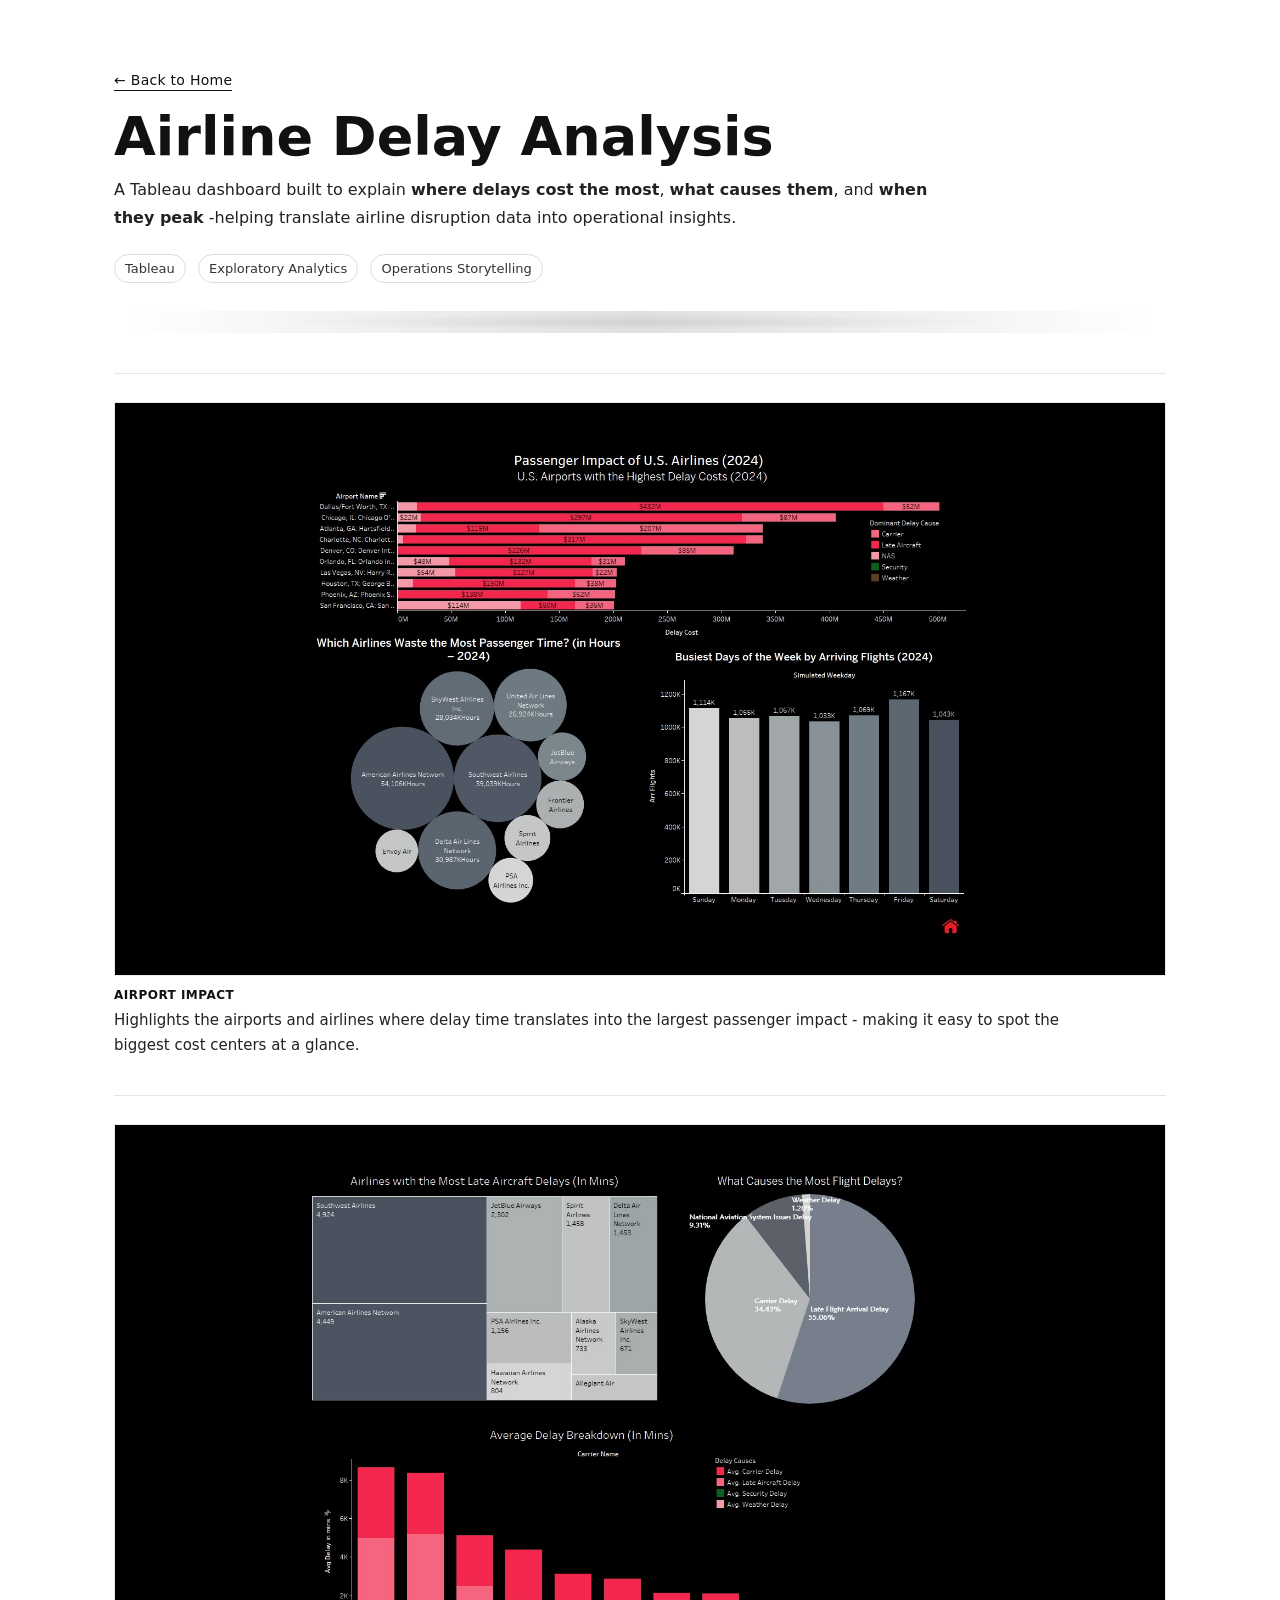
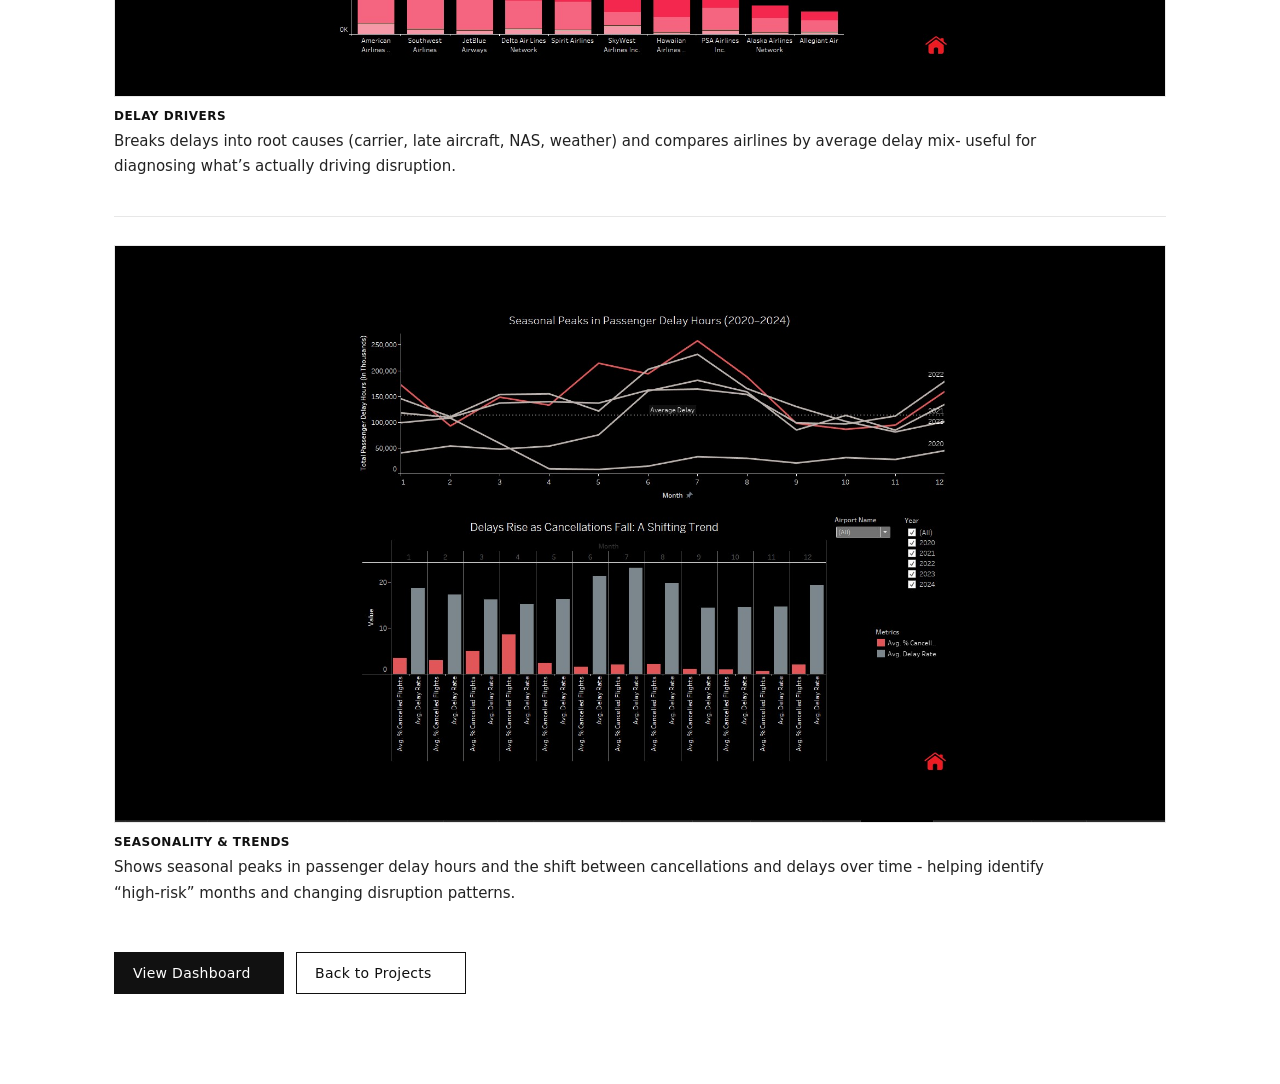
<file: airline-delay-summary.html>
<!DOCTYPE html>
<html lang="en">
<head>
  <meta charset="UTF-8" />
  <meta name="viewport" content="width=device-width, initial-scale=1.0"/>
  <title>Airline Delay Analysis | Suriya Narayanan</title>

  <!-- Use your existing stylesheet -->
  <link rel="stylesheet" href="style.css" />

  <!-- Small page-only styling (safe to keep here) -->
  <style>
    .summary-page {
      max-width: 1100px;
      margin: 0 auto;
      padding: 70px 24px 90px;
    }

    .summary-top {
      text-align: left;
      margin-bottom: 28px;
    }

    .summary-top .back-link {
      display: inline-block;
      text-decoration: none;
      border-bottom: 1px solid #111;
      color: #111;
      padding-bottom: 2px;
      margin-bottom: 18px;
      font-size: 14px;
      letter-spacing: 0.02em;
    }

    .summary-top h1 {
      margin: 0 0 10px;
      font-size: clamp(34px, 5vw, 54px);
      line-height: 1.05;
    }

    .summary-top .summary-text {
      margin: 0;
      max-width: 820px;
      font-size: 16px;
      line-height: 1.75;
      color: #222;
    }

    /* Minimal paintbrush divider */
    .brush-divider {
      height: 22px;
      margin: 28px 0 40px;
      background: radial-gradient(closest-side, rgba(0,0,0,0.25), transparent 70%),
                  linear-gradient(90deg, transparent, rgba(0,0,0,0.35), transparent);
      filter: blur(0.2px);
      opacity: 0.35;
    }

    .dash-stack {
      display: grid;
      gap: 36px;
    }

    .dash-block {
      border-top: 1px solid #e7e7e7;
      padding-top: 28px;
    }

    .dash-img {
      width: 100%;
      height: auto;
      display: block;
      border: 1px solid #e9e9e9;
      background: #fff;
    }

    .dash-caption {
      margin-top: 12px;
      display: grid;
      gap: 6px;
    }

    .dash-caption .caption-title {
      font-weight: 700;
      letter-spacing: 0.04em;
      text-transform: uppercase;
      font-size: 12px;
      color: #111;
    }

    .dash-caption .caption-insight {
      margin: 0;
      font-size: 15px;
      line-height: 1.7;
      color: #222;
      max-width: 980px;
    }

    .meta-row {
      margin-top: 14px;
      font-size: 13px;
      color: #333;
    }

    .meta-row span {
      display: inline-block;
      border: 1px solid #ddd;
      padding: 6px 10px;
      border-radius: 999px;
      margin-right: 8px;
      margin-top: 8px;
      background: #fff;
    }

    .summary-actions {
      margin-top: 46px;
      display: flex;
      flex-wrap: wrap;
      gap: 12px;
    }

    .btn {
      display: inline-block;
      text-decoration: none;
      padding: 12px 18px;
      border: 1px solid #111;
      font-size: 14px;
      letter-spacing: 0.02em;
      border-radius: 0;
    }

    .btn.primary {
      background: #111;
      color: #fff;
    }

    .btn.ghost {
      background: #fff;
      color: #111;
    }

    @media (max-width: 700px) {
      .summary-page { padding-top: 56px; }
      .summary-top { text-align: left; }
    }
  </style>
</head>

<body>
  <main class="summary-page">

    <section class="summary-top">
      <a href="index.html" class="back-link">← Back to Home</a>

      <h1>Airline Delay Analysis</h1>

      <p class="summary-text">
        A Tableau dashboard built to explain <b>where delays cost the most</b>, <b>what causes them</b>,
        and <b>when they peak</b> -helping translate airline disruption data into operational insights.
      </p>

      <div class="meta-row">
        <span>Tableau</span>
        <span>Exploratory Analytics</span>
        <span>Operations Storytelling</span>
      </div>

      <div class="brush-divider"></div>
    </section>

    <section class="dash-stack">

      <!-- Dashboard Image 1 -->
      <article class="dash-block">
        <img class="dash-img" src="assets/airline-01.jpg" alt="Passenger impact and highest delay costs by U.S. airports (2024)">
        <div class="dash-caption">
          <div class="caption-title">Airport impact</div>
          <p class="caption-insight">
            Highlights the airports and airlines where delay time translates into the largest passenger impact -
            making it easy to spot the biggest cost centers at a glance.
          </p>
        </div>
      </article>

      <!-- Dashboard Image 2 -->
      <article class="dash-block">
        <img class="dash-img" src="assets/airline-02.jpg" alt="Delay causes and average delay breakdown by airline">
        <div class="dash-caption">
          <div class="caption-title">Delay drivers</div>
          <p class="caption-insight">
            Breaks delays into root causes (carrier, late aircraft, NAS, weather) and compares airlines by average delay mix-
            useful for diagnosing what’s actually driving disruption.
          </p>
        </div>
      </article>

      <!-- Dashboard Image 3 -->
      <article class="dash-block">
        <img class="dash-img" src="assets/airline-03.jpg" alt="Seasonal peaks in passenger delay hours and trends in cancellations vs delays">
        <div class="dash-caption">
          <div class="caption-title">Seasonality & trends</div>
          <p class="caption-insight">
            Shows seasonal peaks in passenger delay hours and the shift between cancellations and delays over time -
            helping identify “high-risk” months and changing disruption patterns.
          </p>
        </div>
      </article>

    </section>

    <section class="summary-actions">
      <!-- Replace # with your Tableau Public link if you have it -->
      <a class="btn primary" href="#" target="_blank" rel="noopener">View Dashboard</a>
      <a class="btn ghost" href="index.html#projects">Back to Projects</a>
    </section>

  </main>
</body>
</html>
</file>
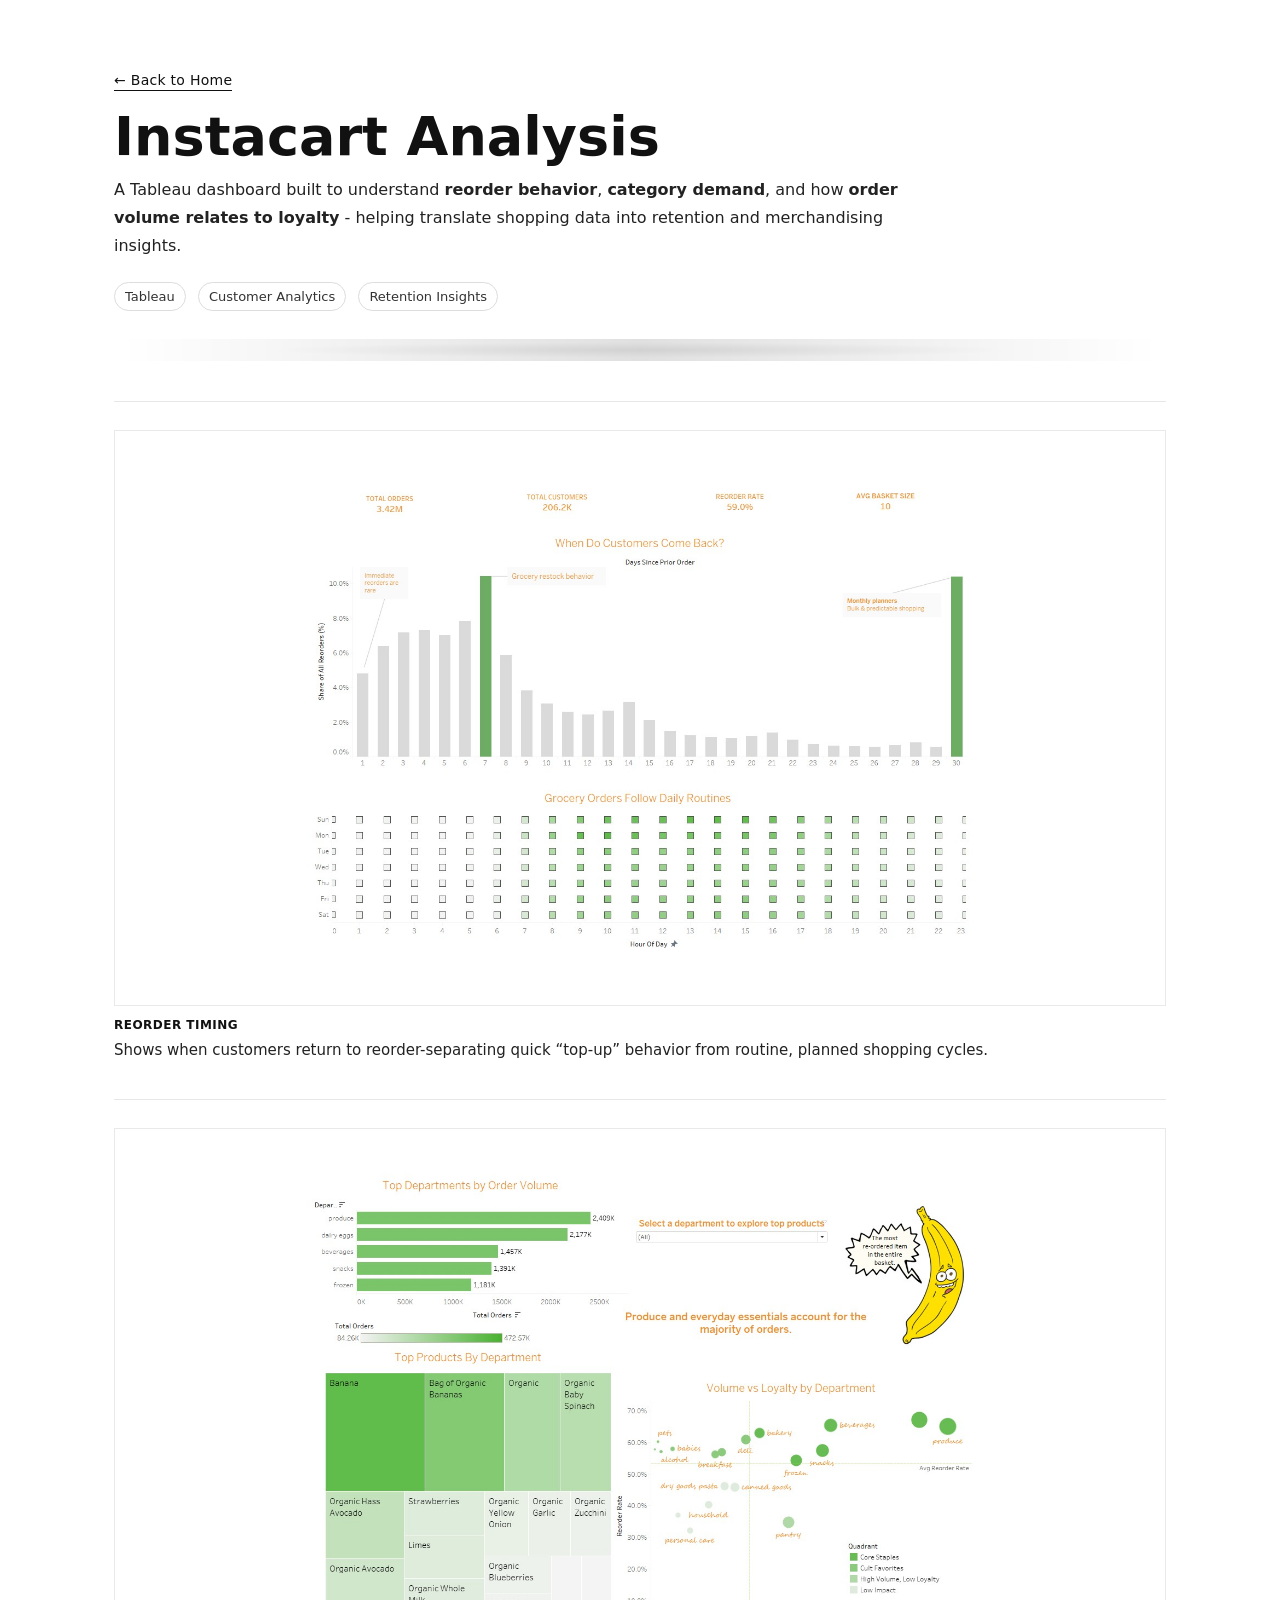
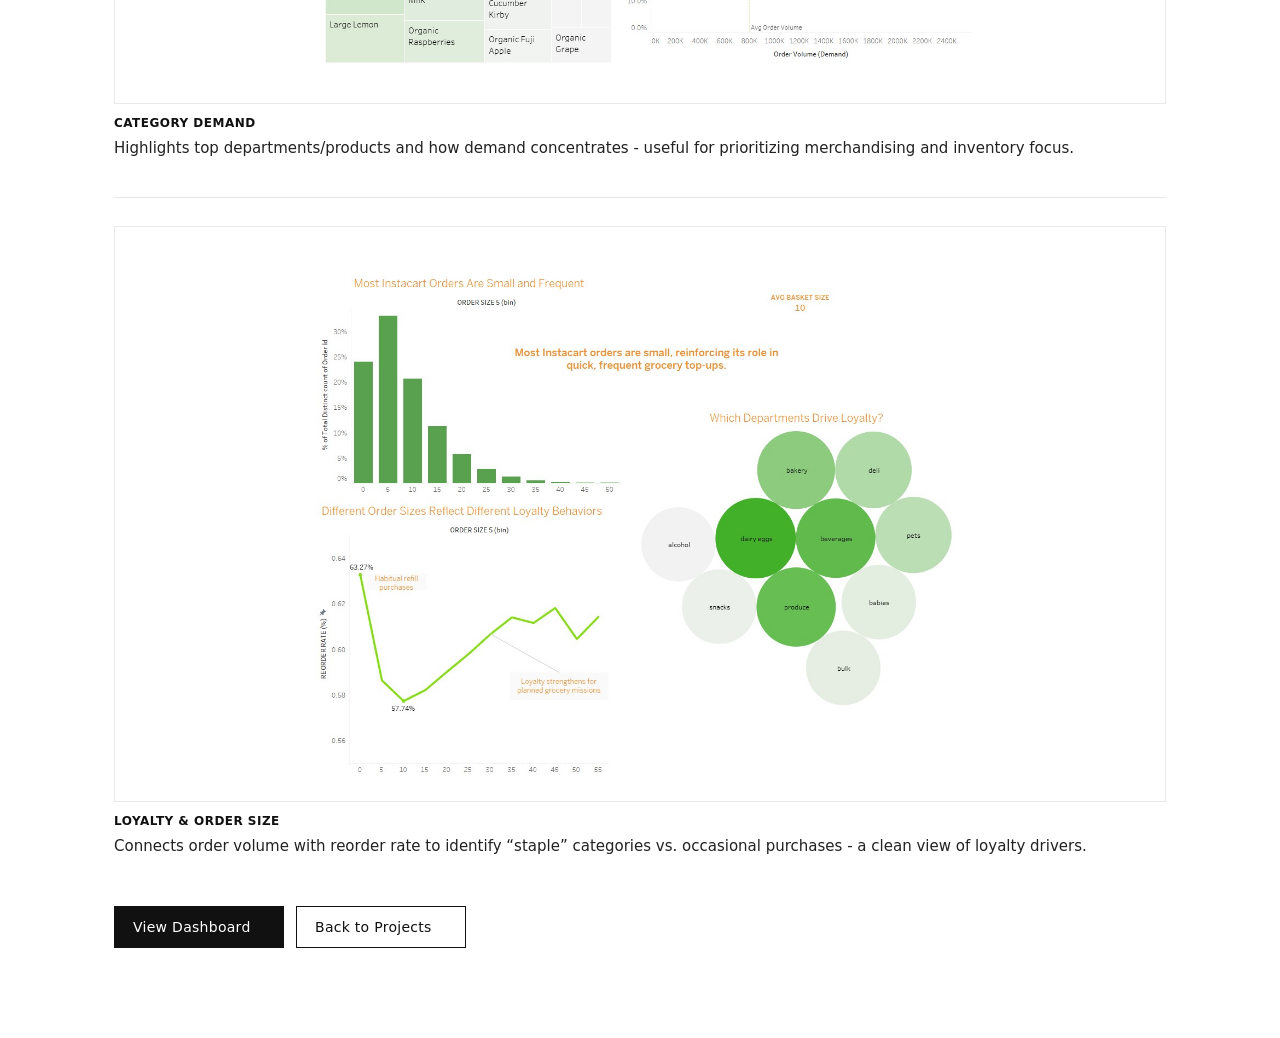
<file: instacart-summary.html>
<!DOCTYPE html>
<html lang="en">
<head>
  <meta charset="UTF-8" />
  <meta name="viewport" content="width=device-width, initial-scale=1.0"/>
  <title>Instacart Analysis | Suriya Narayanan</title>

  <link rel="stylesheet" href="style.css" />

  <style>
    .summary-page {
      max-width: 1100px;
      margin: 0 auto;
      padding: 70px 24px 90px;
    }

    .summary-top {
      text-align: left;
      margin-bottom: 28px;
    }

    .summary-top .back-link {
      display: inline-block;
      text-decoration: none;
      border-bottom: 1px solid #111;
      color: #111;
      padding-bottom: 2px;
      margin-bottom: 18px;
      font-size: 14px;
      letter-spacing: 0.02em;
    }

    .summary-top h1 {
      margin: 0 0 10px;
      font-size: clamp(34px, 5vw, 54px);
      line-height: 1.05;
    }

    .summary-top .summary-text {
      margin: 0;
      max-width: 820px;
      font-size: 16px;
      line-height: 1.75;
      color: #222;
    }

    .brush-divider {
      height: 22px;
      margin: 28px 0 40px;
      background: radial-gradient(closest-side, rgba(0,0,0,0.25), transparent 70%),
                  linear-gradient(90deg, transparent, rgba(0,0,0,0.35), transparent);
      filter: blur(0.2px);
      opacity: 0.35;
    }

    .dash-stack {
      display: grid;
      gap: 36px;
    }

    .dash-block {
      border-top: 1px solid #e7e7e7;
      padding-top: 28px;
    }

    .dash-img {
      width: 100%;
      height: auto;
      display: block;
      border: 1px solid #e9e9e9;
      background: #fff;
    }

    .dash-caption {
      margin-top: 12px;
      display: grid;
      gap: 6px;
    }

    .dash-caption .caption-title {
      font-weight: 700;
      letter-spacing: 0.04em;
      text-transform: uppercase;
      font-size: 12px;
      color: #111;
    }

    .dash-caption .caption-insight {
      margin: 0;
      font-size: 15px;
      line-height: 1.7;
      color: #222;
      max-width: 980px;
    }

    .meta-row {
      margin-top: 14px;
      font-size: 13px;
      color: #333;
    }

    .meta-row span {
      display: inline-block;
      border: 1px solid #ddd;
      padding: 6px 10px;
      border-radius: 999px;
      margin-right: 8px;
      margin-top: 8px;
      background: #fff;
    }

    .summary-actions {
      margin-top: 46px;
      display: flex;
      flex-wrap: wrap;
      gap: 12px;
    }

    .btn {
      display: inline-block;
      text-decoration: none;
      padding: 12px 18px;
      border: 1px solid #111;
      font-size: 14px;
      letter-spacing: 0.02em;
      border-radius: 0;
    }

    .btn.primary {
      background: #111;
      color: #fff;
    }

    .btn.ghost {
      background: #fff;
      color: #111;
    }
  </style>
</head>

<body>
  <main class="summary-page">

    <section class="summary-top">
      <a href="index.html" class="back-link">← Back to Home</a>

      <h1>Instacart Analysis</h1>

      <p class="summary-text">
        A Tableau dashboard built to understand <b>reorder behavior</b>, <b>category demand</b>, and how
        <b>order volume relates to loyalty</b> - helping translate shopping data into retention and merchandising insights.
      </p>

      <div class="meta-row">
        <span>Tableau</span>
        <span>Customer Analytics</span>
        <span>Retention Insights</span>
      </div>

      <div class="brush-divider"></div>
    </section>

    <section class="dash-stack">

      <!-- Dashboard Image 1 -->
      <article class="dash-block">
        <img class="dash-img" src="assets/instacart-01.jpg" alt="Instacart reorder behavior and timing">
        <div class="dash-caption">
          <div class="caption-title">Reorder timing</div>
          <p class="caption-insight">
            Shows when customers return to reorder-separating quick “top-up” behavior from routine, planned shopping cycles.
          </p>
        </div>
      </article>

      <!-- Dashboard Image 2 -->
      <article class="dash-block">
        <img class="dash-img" src="assets/instacart-02.jpg" alt="Top departments and products with demand indicators">
        <div class="dash-caption">
          <div class="caption-title">Category demand</div>
          <p class="caption-insight">
            Highlights top departments/products and how demand concentrates - useful for prioritizing merchandising and inventory focus.
          </p>
        </div>
      </article>

      <!-- Dashboard Image 3 -->
      <article class="dash-block">
        <img class="dash-img" src="assets/instacart-03.jpg" alt="Order size and loyalty patterns across categories">
        <div class="dash-caption">
          <div class="caption-title">Loyalty & order size</div>
          <p class="caption-insight">
            Connects order volume with reorder rate to identify “staple” categories vs. occasional purchases - a clean view of loyalty drivers.
          </p>
        </div>
      </article>

    </section>

    <section class="summary-actions">
      <!-- Replace # with your Tableau Public link if you have it -->
      <a class="btn primary" href="#" target="_blank" rel="noopener">View Dashboard</a>
      <a class="btn ghost" href="index.html#projects">Back to Projects</a>
    </section>

  </main>
</body>
</html>
</file>
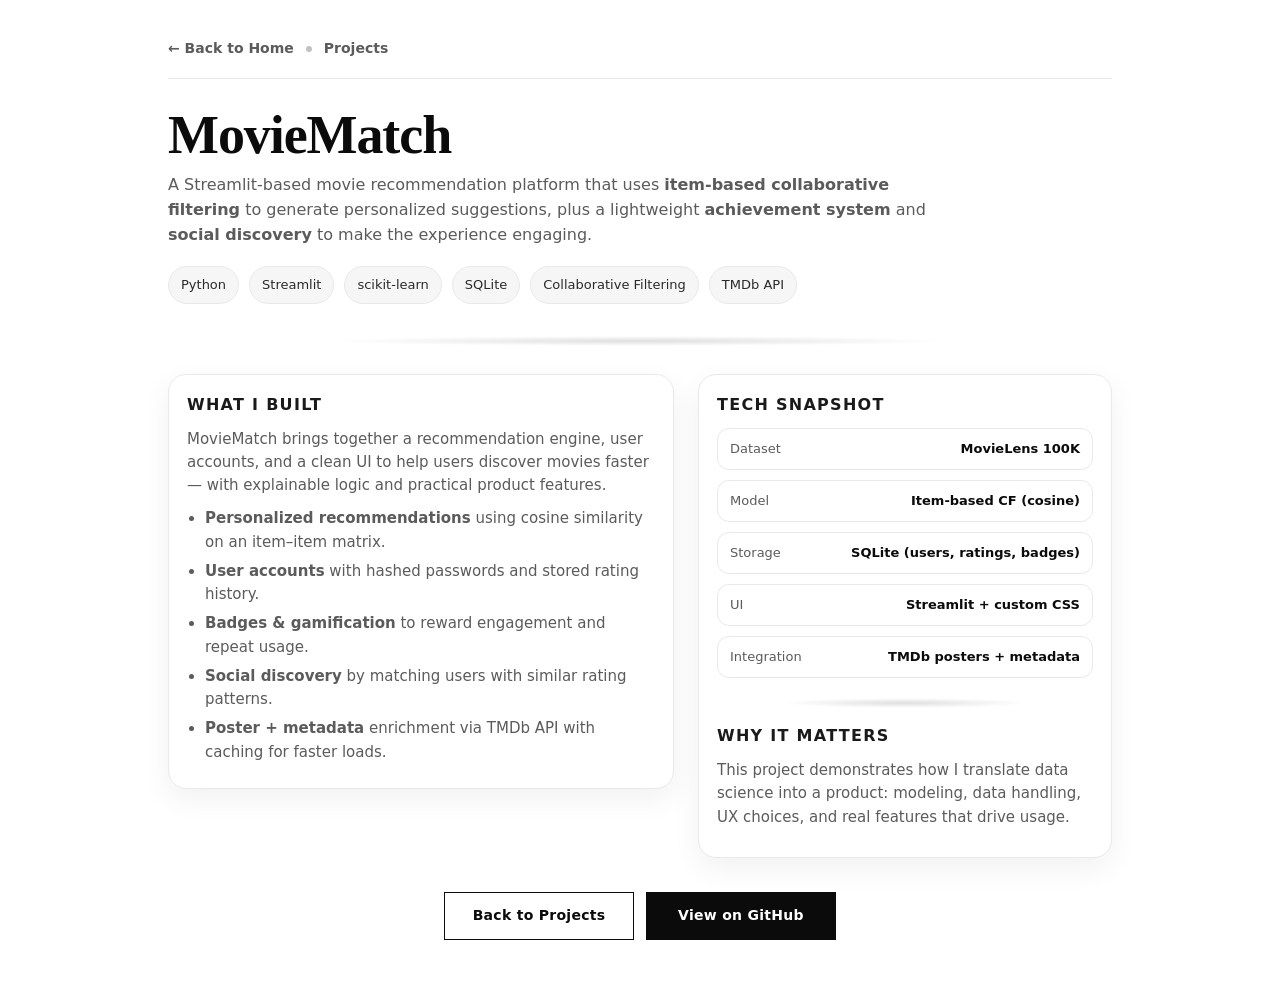
<file: moviematch-summary.html>
<!doctype html>
<html lang="en">
<head>
  <meta charset="utf-8" />
  <meta name="viewport" content="width=device-width, initial-scale=1" />
  <title>MovieMatch — Project Summary</title>

  <style>
    :root{
      --bg:#ffffff;
      --text:#0b0b0b;
      --muted:#5b5b5b;
      --line:#e9e9e9;
      --chip:#f6f6f6;
      --shadow: 0 10px 30px rgba(0,0,0,.06);
    }

    *{box-sizing:border-box}
    html,body{margin:0;padding:0;background:var(--bg);color:var(--text)}
    body{font-family: ui-sans-serif, system-ui, -apple-system, Segoe UI, Roboto, Arial, "Helvetica Neue", sans-serif; line-height:1.55}
    a{color:inherit}

    .wrap{max-width:980px;margin:0 auto;padding:28px 18px 56px}
    .topbar{
      display:flex;align-items:center;gap:12px;
      padding:10px 0 18px;border-bottom:1px solid var(--line);
    }
    .topbar a{
      text-decoration:none;color:var(--muted);
      font-weight:600;font-size:14px;
    }
    .topbar a:hover{color:var(--text);text-decoration:underline}
    .dot{width:6px;height:6px;border-radius:999px;background:var(--text);display:inline-block;opacity:.25}

    h1{
      font-family: ui-serif, Georgia, "Times New Roman", Times, serif;
      font-size:54px;letter-spacing:-.02em;line-height:1.05;
      margin:28px 0 10px;
    }
    .sub{
      max-width:78ch;
      color:var(--muted);
      margin:0 0 18px;
      font-size:16px;
    }

    .chips{display:flex;flex-wrap:wrap;gap:10px;margin:16px 0 30px}
    .chip{
      background:var(--chip);
      border:1px solid var(--line);
      padding:8px 12px;
      border-radius:999px;
      font-size:13px;
      color:#2a2a2a;
    }

    .divider{
      height:14px;
      margin:26px 0 26px;
      background:
        radial-gradient(closest-side, rgba(0,0,0,.14), rgba(0,0,0,0)) center/65% 10px no-repeat;
      opacity:.9;
    }

    .grid{
      display:grid;
      grid-template-columns: 1.1fr .9fr;
      gap:24px;
      align-items:start;
    }
    @media (max-width: 860px){
      .grid{grid-template-columns:1fr}
      h1{font-size:44px}
    }

    .card{
      border:1px solid var(--line);
      border-radius:18px;
      padding:18px 18px;
      box-shadow: var(--shadow);
      background:#fff;
    }
    .card h2{
      margin:0 0 10px;
      font-size:16px;
      letter-spacing:.08em;
      text-transform:uppercase;
      color:#1a1a1a;
    }
    .card p{margin:0 0 10px;color:var(--muted);font-size:15px}
    .list{margin:10px 0 0;padding-left:18px;color:var(--muted);font-size:15px}
    .list li{margin:6px 0}

    .kpi{
      display:grid;
      grid-template-columns:1fr;
      gap:10px;
      margin-top:10px;
    }
    .kpi .row{
      display:flex;justify-content:space-between;gap:12px;
      padding:10px 12px;
      border:1px solid var(--line);
      border-radius:12px;
      background:#fff;
    }
    .kpi .label{color:var(--muted);font-size:13px}
    .kpi .value{font-weight:700;font-size:13px}

    .footer-actions{
      display:flex;gap:12px;justify-content:center;flex-wrap:wrap;
      margin-top:34px;
    }
    .btn{
      min-width:190px;
      display:inline-flex;align-items:center;justify-content:center;
      padding:12px 16px;border-radius:0;
      border:1px solid var(--text);
      text-decoration:none;
      font-weight:700;
      font-size:14px;
      letter-spacing:.02em;
      transition:.15s ease;
    }
    .btn.primary{background:var(--text);color:#fff}
    .btn.primary:hover{transform:translateY(-1px);opacity:.92}
    .btn.ghost{background:#fff;color:var(--text)}
    .btn.ghost:hover{transform:translateY(-1px);background:#f7f7f7}

    .note{
      text-align:center;
      margin-top:14px;
      color:var(--muted);
      font-size:13px;
    }
  </style>
</head>

<body>
  <main class="wrap">
    <div class="topbar">
      <a href="index.html">← Back to Home</a>
      <span class="dot"></span>
      <a href="index.html#projects">Projects</a>
    </div>

    <h1>MovieMatch</h1>
    <p class="sub">
      A Streamlit-based movie recommendation platform that uses <b>item-based collaborative filtering</b>
      to generate personalized suggestions, plus a lightweight <b>achievement system</b> and <b>social discovery</b>
      to make the experience engaging.
    </p>

    <div class="chips">
      <span class="chip">Python</span>
      <span class="chip">Streamlit</span>
      <span class="chip">scikit-learn</span>
      <span class="chip">SQLite</span>
      <span class="chip">Collaborative Filtering</span>
      <span class="chip">TMDb API</span>
    </div>

    <div class="divider"></div>

    <div class="grid">
      <section class="card">
        <h2>What I built</h2>
        <p>
          MovieMatch brings together a recommendation engine, user accounts, and a clean UI to help users
          discover movies faster — with explainable logic and practical product features.
        </p>

        <ul class="list">
          <li><b>Personalized recommendations</b> using cosine similarity on an item–item matrix.</li>
          <li><b>User accounts</b> with hashed passwords and stored rating history.</li>
          <li><b>Badges & gamification</b> to reward engagement and repeat usage.</li>
          <li><b>Social discovery</b> by matching users with similar rating patterns.</li>
          <li><b>Poster + metadata</b> enrichment via TMDb API with caching for faster loads.</li>
        </ul>
      </section>

      <aside class="card">
        <h2>Tech snapshot</h2>
        <div class="kpi">
          <div class="row">
            <div class="label">Dataset</div>
            <div class="value">MovieLens 100K</div>
          </div>
          <div class="row">
            <div class="label">Model</div>
            <div class="value">Item-based CF (cosine)</div>
          </div>
          <div class="row">
            <div class="label">Storage</div>
            <div class="value">SQLite (users, ratings, badges)</div>
          </div>
          <div class="row">
            <div class="label">UI</div>
            <div class="value">Streamlit + custom CSS</div>
          </div>
          <div class="row">
            <div class="label">Integration</div>
            <div class="value">TMDb posters + metadata</div>
          </div>
        </div>

        <div class="divider" style="margin:18px 0 14px;"></div>

        <h2>Why it matters</h2>
        <p>
          This project demonstrates how I translate data science into a product:
          modeling, data handling, UX choices, and real features that drive usage.
        </p>
      </aside>
    </div>

    <div class="footer-actions">
      <a class="btn ghost" href="index.html#projects">Back to Projects</a>
      <a class="btn primary" href="https://github.com/suriyanarayanan18/Movie-match" target="_blank" rel="noopener">
        View on GitHub
      </a>
    </div>

    
  </main>
</body>
</html>
</file>
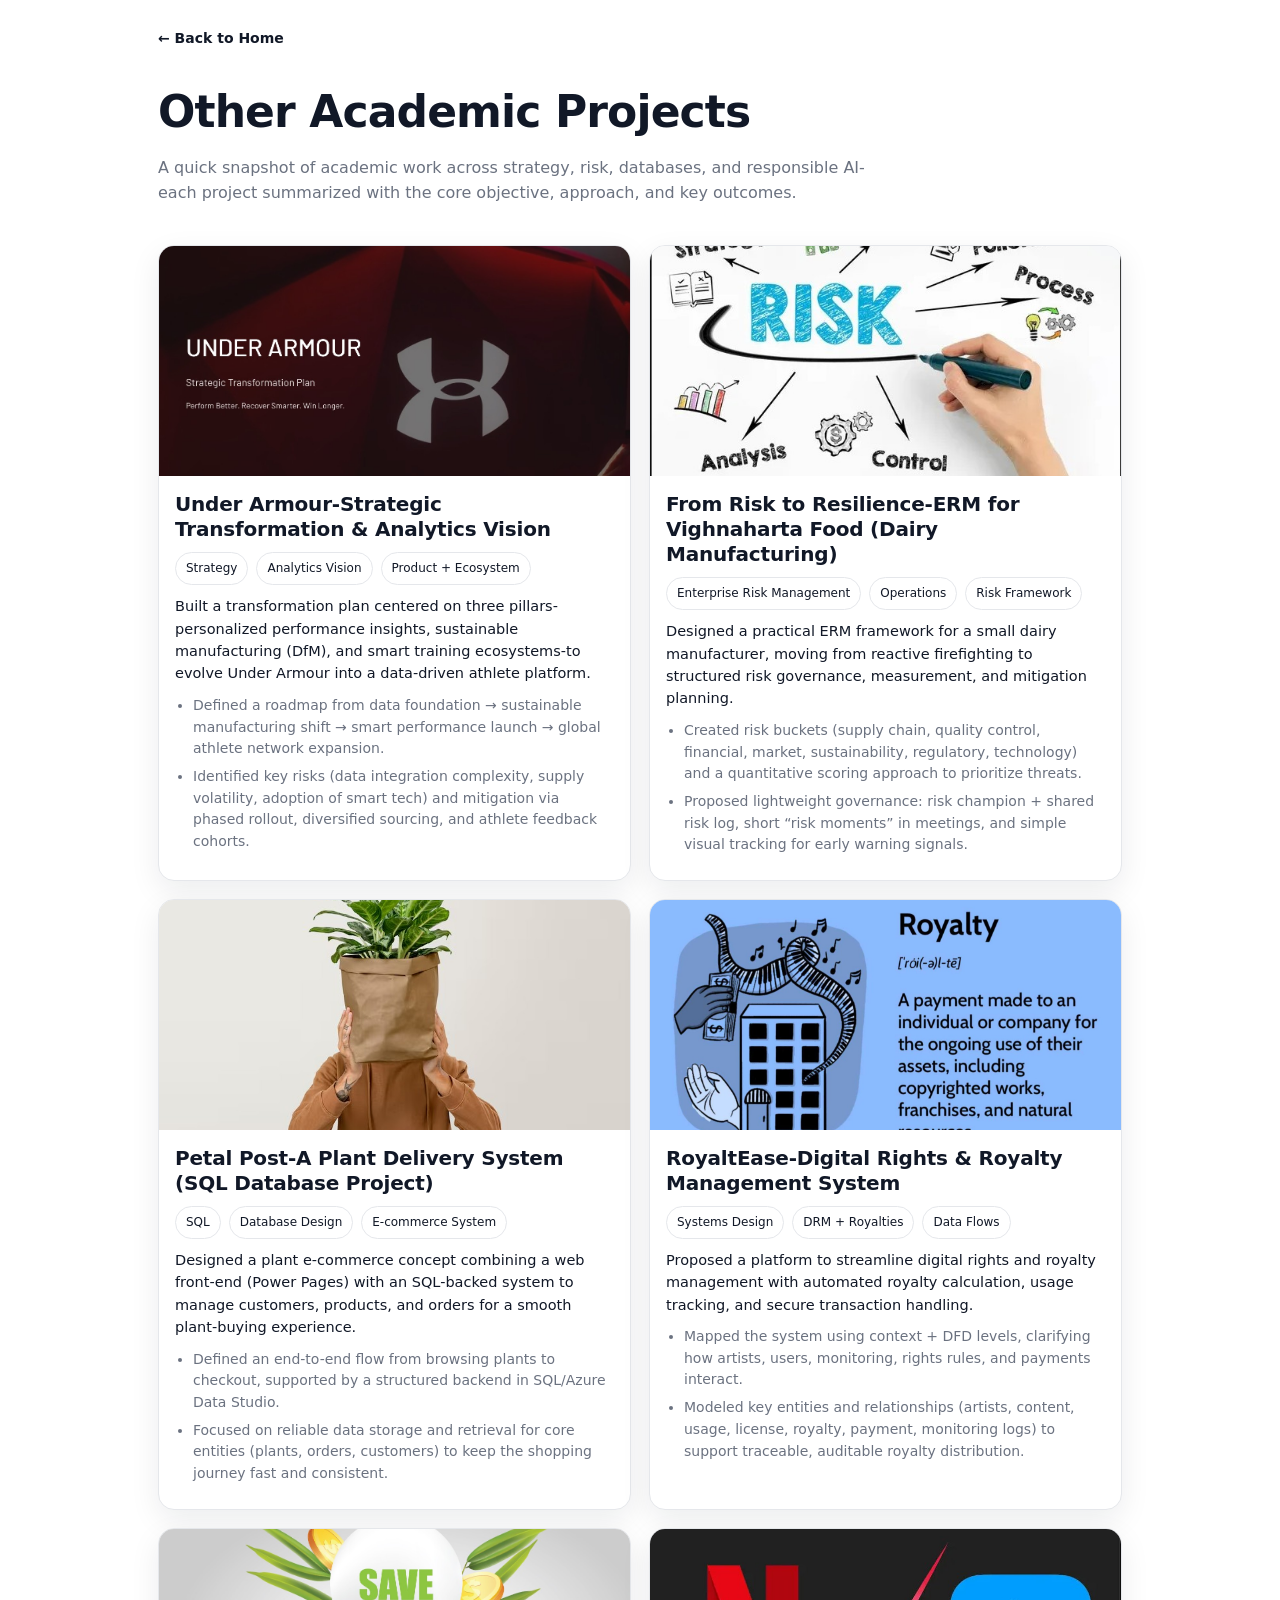
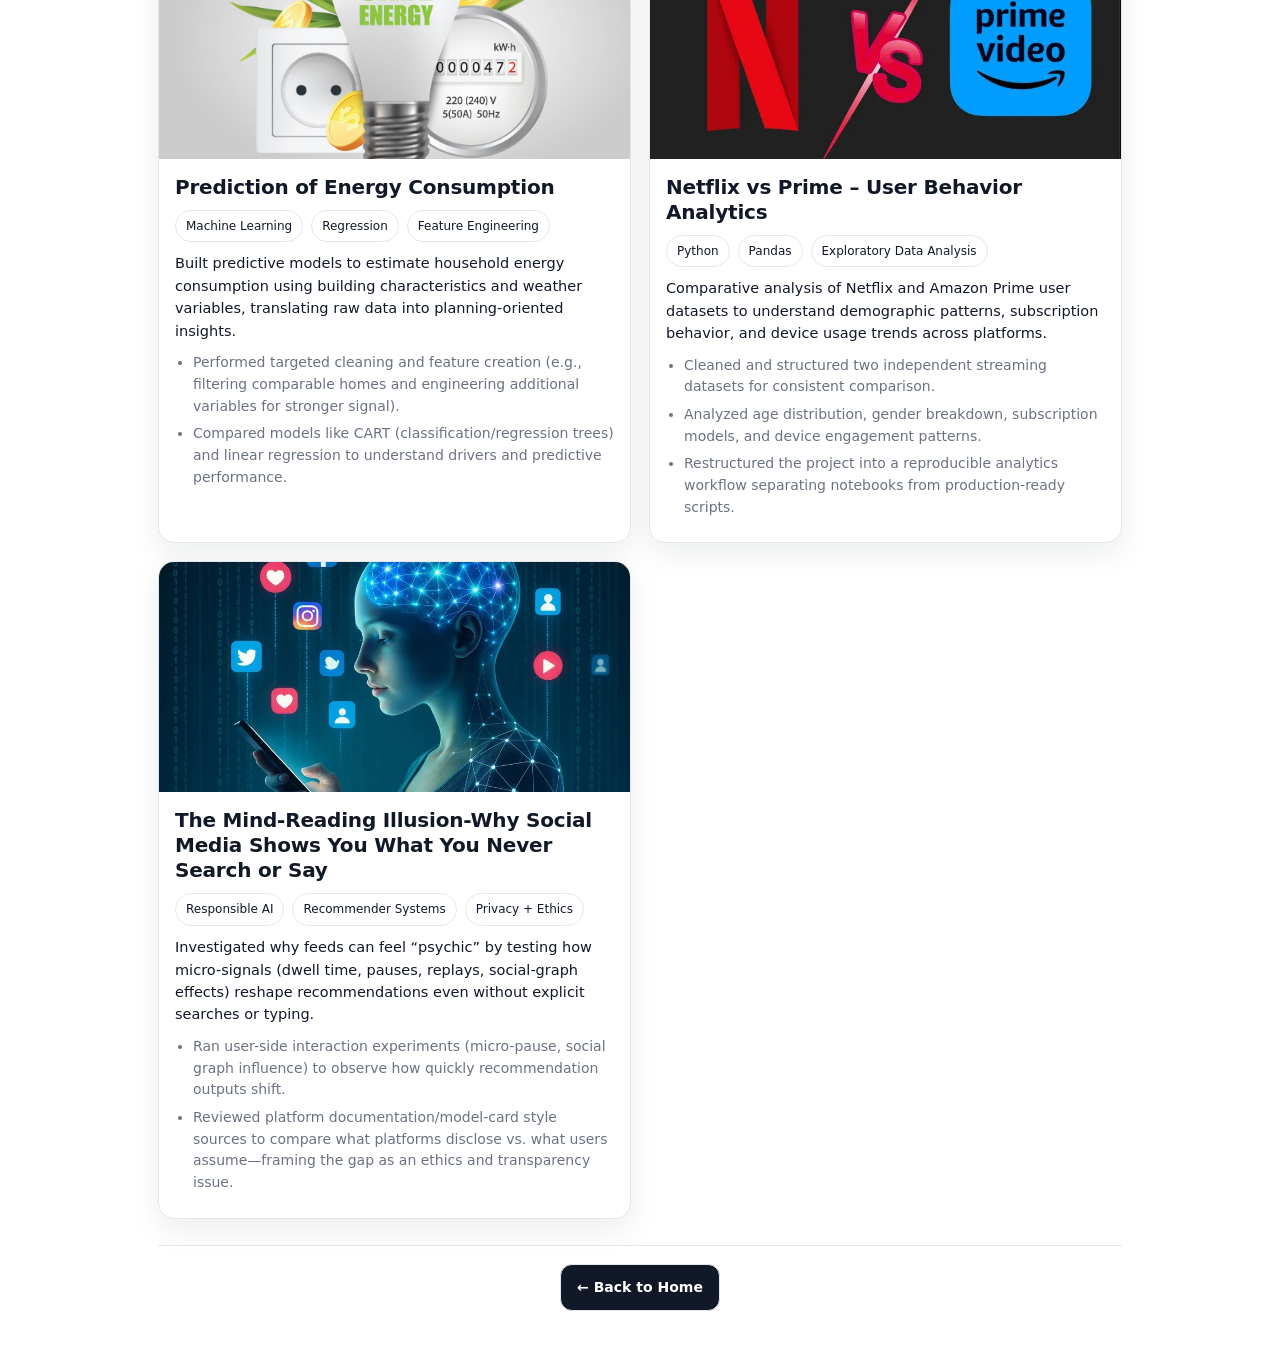
<file: other-academic-projects.html>
<!DOCTYPE html>
<html lang="en">
<head>
  <meta charset="UTF-8" />
  <meta name="viewport" content="width=device-width, initial-scale=1.0"/>
  <title>Other Academic Projects | Suriya Narayanan</title>
  <style>
    :root{
      --bg:#ffffff;
      --text:#111827;
      --muted:#6b7280;
      --border:#e5e7eb;
      --card:#ffffff;
      --shadow: 0 10px 30px rgba(17,24,39,0.08);
      --radius:16px;
      --max: 1000px;
    }
    *{box-sizing:border-box}
    body{
      margin:0;
      font-family: ui-sans-serif, system-ui, -apple-system, Segoe UI, Roboto, Helvetica, Arial, "Apple Color Emoji","Segoe UI Emoji";
      background:var(--bg);
      color:var(--text);
      line-height:1.55;
    }
    .wrap{
      max-width: var(--max);
      margin: 0 auto;
      padding: 28px 18px 56px;
    }
    .topbar{
      display:flex;
      align-items:center;
      justify-content:flex-start;
      margin-bottom: 14px;
    }
    .back{
      color: var(--text);
      text-decoration:none;
      font-weight:600;
      font-size:14px;
      display:inline-flex;
      gap:8px;
      align-items:center;
    }
    .back:hover{ text-decoration: underline; }
    header{
      padding: 8px 0 18px;
    }
    h1{
      font-size: 44px;
      letter-spacing: -0.02em;
      margin: 6px 0 10px;
    }
    .sub{
      margin: 0;
      color: var(--muted);
      max-width: 70ch;
      font-size: 16px;
    }

    .grid{
      display:grid;
      grid-template-columns: repeat(2, minmax(0, 1fr));
      gap: 18px;
      margin-top: 22px;
    }
    @media (max-width: 860px){
      h1{font-size:34px;}
      .grid{ grid-template-columns: 1fr; }
    }

    .card{
      background: var(--card);
      border: 1px solid var(--border);
      border-radius: var(--radius);
      overflow:hidden;
      box-shadow: var(--shadow);
    }
    .thumb{
      width:100%;
      height: 230px;
      background:#f3f4f6;
      display:block;
      object-fit: cover;
    }
    .content{
      padding: 16px 16px 18px;
    }
    .title{
      margin: 0 0 10px;
      font-size: 20px;
      letter-spacing: -0.01em;
      line-height:1.25;
    }
    .meta{
      display:flex;
      flex-wrap:wrap;
      gap:8px;
      margin-bottom: 10px;
    }
    .pill{
      font-size: 12px;
      color:#111827;
      border: 1px solid var(--border);
      padding: 6px 10px;
      border-radius: 999px;
      background:#fff;
      white-space:nowrap;
    }
    .desc{
      margin: 0 0 10px;
      color: #111827;
      font-size: 14.5px;
    }
    ul{
      margin: 0;
      padding-left: 18px;
      color: var(--muted);
      font-size: 14px;
    }
    li{ margin: 6px 0; }

    footer{
      margin-top: 26px;
      padding-top: 18px;
      border-top: 1px solid var(--border);
      display:flex;
      justify-content:center;
    }
    .homebtn{
      display:inline-flex;
      align-items:center;
      gap:10px;
      padding: 12px 16px;
      border-radius: 12px;
      border: 1px solid var(--border);
      background:#111827;
      color:#fff;
      text-decoration:none;
      font-weight:700;
      font-size:14px;
    }
    .homebtn:hover{ opacity:0.92; }
  </style>
</head>

<body>
  <div class="wrap">
    <div class="topbar">
      <a class="back" href="index.html">← Back to Home</a>
    </div>

    <header>
      <h1>Other Academic Projects</h1>
      <p class="sub">
        A quick snapshot of academic work across strategy, risk, databases, and responsible AI-each project summarized with the core objective, approach, and key outcomes.
      </p>
    </header>

    <section class="grid">

      <!-- Under Armour -->
      <article class="card">
        <img class="thumb" src="assets/images/under-armour.jpg" alt="Under Armour Strategic Transformation project cover image" />
        <div class="content">
          <h2 class="title">Under Armour-Strategic Transformation & Analytics Vision</h2>
          <div class="meta">
            <span class="pill">Strategy</span>
            <span class="pill">Analytics Vision</span>
            <span class="pill">Product + Ecosystem</span>
          </div>
          <p class="desc">
            Built a transformation plan centered on three pillars-personalized performance insights, sustainable manufacturing (DfM), and smart training ecosystems-to evolve Under Armour into a data-driven athlete platform.
          </p>
          <ul>
            <li>Defined a roadmap from data foundation → sustainable manufacturing shift → smart performance launch → global athlete network expansion.</li>
            <li>Identified key risks (data integration complexity, supply volatility, adoption of smart tech) and mitigation via phased rollout, diversified sourcing, and athlete feedback cohorts.</li>
          </ul>
        </div>
      </article>

      <!-- ERM Vighnaharta -->
      <article class="card">
        <img class="thumb" src="assets/images/vighnaharta-erm.jpg" alt="ERM for Vighnaharta Food project cover image" />
        <div class="content">
          <h2 class="title">From Risk to Resilience-ERM for Vighnaharta Food (Dairy Manufacturing)</h2>
          <div class="meta">
            <span class="pill">Enterprise Risk Management</span>
            <span class="pill">Operations</span>
            <span class="pill">Risk Framework</span>
          </div>
          <p class="desc">
            Designed a practical ERM framework for a small dairy manufacturer, moving from reactive firefighting to structured risk governance, measurement, and mitigation planning.
          </p>
          <ul>
            <li>Created risk buckets (supply chain, quality control, financial, market, sustainability, regulatory, technology) and a quantitative scoring approach to prioritize threats.</li>
            <li>Proposed lightweight governance: risk champion + shared risk log, short “risk moments” in meetings, and simple visual tracking for early warning signals.</li>
          </ul>
        </div>
      </article>

      <!-- Petal Post -->
      <article class="card">
        <img class="thumb" src="assets/images/petal-post.jpg" alt="Petal Post SQL project cover image" />
        <div class="content">
          <h2 class="title">Petal Post-A Plant Delivery System (SQL Database Project)</h2>
          <div class="meta">
            <span class="pill">SQL</span>
            <span class="pill">Database Design</span>
            <span class="pill">E-commerce System</span>
          </div>
          <p class="desc">
            Designed a plant e-commerce concept combining a web front-end (Power Pages) with an SQL-backed system to manage customers, products, and orders for a smooth plant-buying experience.
          </p>
          <ul>
            <li>Defined an end-to-end flow from browsing plants to checkout, supported by a structured backend in SQL/Azure Data Studio.</li>
            <li>Focused on reliable data storage and retrieval for core entities (plants, orders, customers) to keep the shopping journey fast and consistent.</li>
          </ul>
        </div>
      </article>

      <!-- RoyaltEase -->
      <article class="card">
        <img class="thumb" src="assets/images/royaltease.jpg" alt="RoyaltEase system project cover image" />
        <div class="content">
          <h2 class="title">RoyaltEase-Digital Rights & Royalty Management System</h2>
          <div class="meta">
            <span class="pill">Systems Design</span>
            <span class="pill">DRM + Royalties</span>
            <span class="pill">Data Flows</span>
          </div>
          <p class="desc">
            Proposed a platform to streamline digital rights and royalty management with automated royalty calculation, usage tracking, and secure transaction handling.
          </p>
          <ul>
            <li>Mapped the system using context + DFD levels, clarifying how artists, users, monitoring, rights rules, and payments interact.</li>
            <li>Modeled key entities and relationships (artists, content, usage, license, royalty, payment, monitoring logs) to support traceable, auditable royalty distribution.</li>
          </ul>
        </div>
      </article>

      <!-- Energy Consumption -->
      <article class="card">
        <img class="thumb" src="assets/images/energy-consumption.jpg" alt="Prediction of Energy Consumption project cover image" />
        <div class="content">
          <h2 class="title">Prediction of Energy Consumption</h2>
          <div class="meta">
            <span class="pill">Machine Learning</span>
            <span class="pill">Regression</span>
            <span class="pill">Feature Engineering</span>
          </div>
          <p class="desc">
            Built predictive models to estimate household energy consumption using building characteristics and weather variables, translating raw data into planning-oriented insights.
          </p>
          <ul>
            <li>Performed targeted cleaning and feature creation (e.g., filtering comparable homes and engineering additional variables for stronger signal).</li>
            <li>Compared models like CART (classification/regression trees) and linear regression to understand drivers and predictive performance.</li>
          </ul>
        </div>
      </article>

     <!-- Netflix vs Prime EDA -->
      <article class="card">
        <img class="thumb" src="assets/images/netflixprime.jpg" alt="Netflix vs Prime EDA project cover image" />
        <div class="content">
          <h2 class="title">Netflix vs Prime – User Behavior Analytics</h2>
          <div class="meta">
            <span class="pill">Python</span>
            <span class="pill">Pandas</span>
            <span class="pill">Exploratory Data Analysis</span>
          </div>
            <p class="desc">
            Comparative analysis of Netflix and Amazon Prime user datasets to understand 
            demographic patterns, subscription behavior, and device usage trends across platforms.
             </p>
            <ul>
              <li>Cleaned and structured two independent streaming datasets for consistent comparison.</li>
              <li>Analyzed age distribution, gender breakdown, subscription models, and device engagement patterns.</li>
              <li>Restructured the project into a reproducible analytics workflow separating notebooks from production-ready scripts.</li>
          </ul>
        </div>
      </article>
      
      <!-- Mind Reading Illusion (Missing project you said was not added) -->
      <article class="card">
        <img class="thumb" src="assets/images/mind-reading-illusion.jpg" alt="The Mind-Reading Illusion project cover image" />
        <div class="content">
          <h2 class="title">The Mind-Reading Illusion-Why Social Media Shows You What You Never Search or Say</h2>
          <div class="meta">
            <span class="pill">Responsible AI</span>
            <span class="pill">Recommender Systems</span>
            <span class="pill">Privacy + Ethics</span>
          </div>
          <p class="desc">
            Investigated why feeds can feel “psychic” by testing how micro-signals (dwell time, pauses, replays, social-graph effects) reshape recommendations even without explicit searches or typing.
          </p>
          <ul>
            <li>Ran user-side interaction experiments (micro-pause, social graph influence) to observe how quickly recommendation outputs shift.</li>
            <li>Reviewed platform documentation/model-card style sources to compare what platforms disclose vs. what users assume—framing the gap as an ethics and transparency issue.</li>
          </ul>
        </div>
      </article>

    </section>

    <footer>
      <a class="homebtn" href="index.html">← Back to Home</a>
    </footer>
  </div>
</body>
</html>
</file>
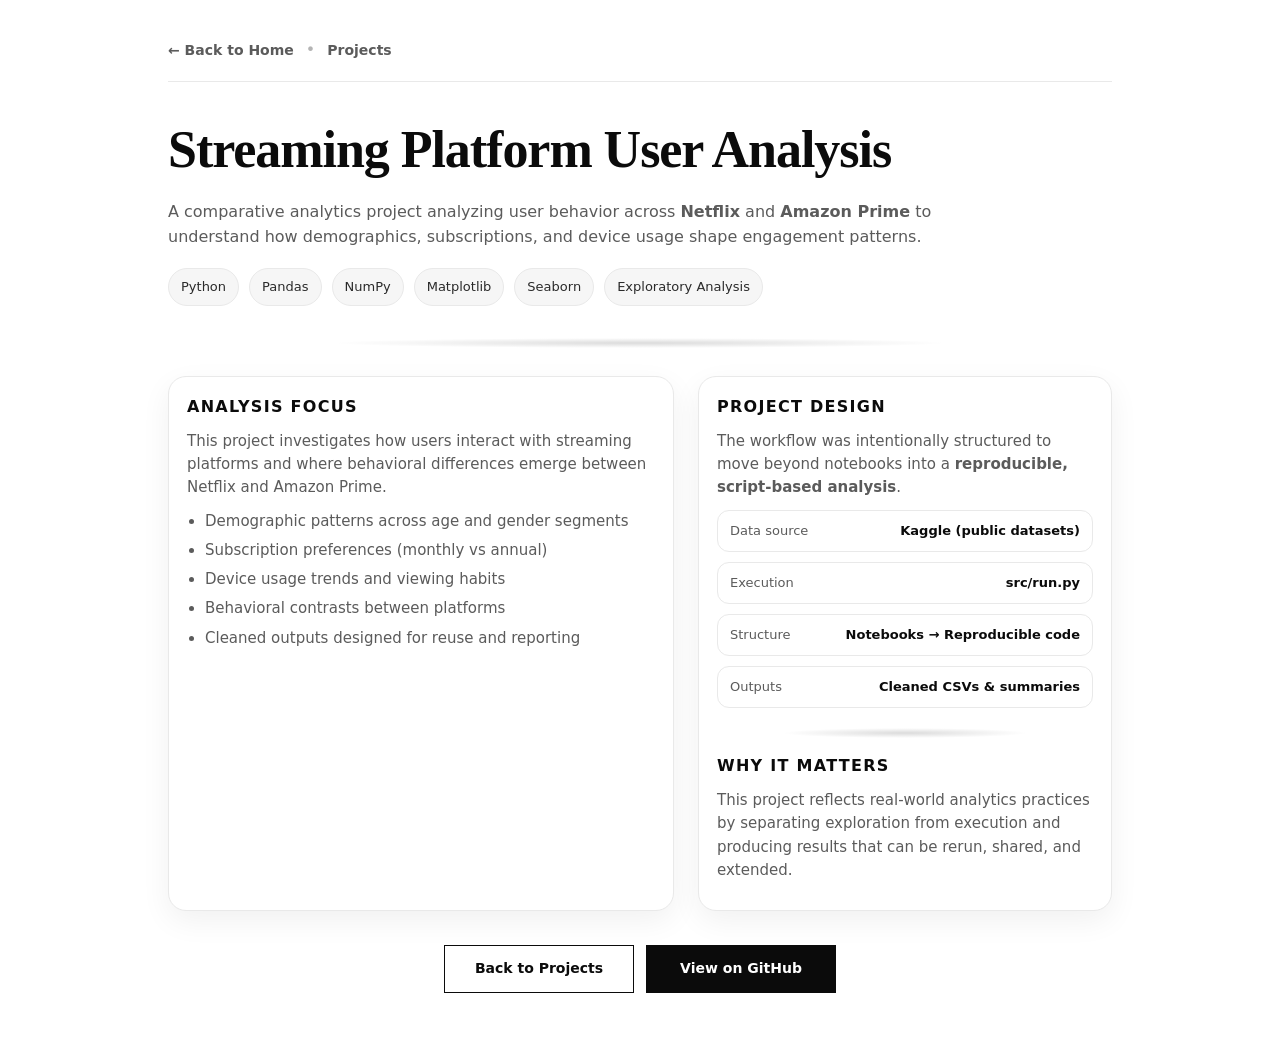
<file: streaming-summary.html>
<!doctype html>
<html lang="en">
<head>
  <meta charset="utf-8" />
  <meta name="viewport" content="width=device-width, initial-scale=1" />
  <title>Streaming Platform User Analysis — Project Summary</title>

  <style>
    :root{
      --bg:#ffffff;
      --text:#0b0b0b;
      --muted:#5b5b5b;
      --line:#e9e9e9;
      --chip:#f6f6f6;
      --shadow: 0 10px 30px rgba(0,0,0,.06);
    }

    *{box-sizing:border-box}
    html,body{margin:0;padding:0;background:var(--bg);color:var(--text)}
    body{
      font-family: ui-sans-serif, system-ui, -apple-system, Segoe UI,
      Roboto, Arial, "Helvetica Neue", sans-serif;
      line-height:1.55;
    }
    a{color:inherit}

    .wrap{max-width:980px;margin:0 auto;padding:28px 18px 56px}

    .topbar{
      display:flex;align-items:center;gap:12px;
      padding:10px 0 18px;border-bottom:1px solid var(--line);
    }
    .topbar a{
      text-decoration:none;color:var(--muted);
      font-weight:600;font-size:14px;
    }
    .topbar a:hover{color:var(--text);text-decoration:underline}

    h1{
      font-family: ui-serif, Georgia, "Times New Roman", serif;
      font-size:52px;letter-spacing:-.02em;
      margin:28px 0 10px;
    }
    .sub{
      max-width:78ch;
      color:var(--muted);
      margin:0 0 18px;
      font-size:16px;
    }

    .chips{display:flex;flex-wrap:wrap;gap:10px;margin:16px 0 30px}
    .chip{
      background:var(--chip);
      border:1px solid var(--line);
      padding:8px 12px;
      border-radius:999px;
      font-size:13px;
      color:#2a2a2a;
    }

    .divider{
      height:14px;
      margin:26px 0;
      background:
        radial-gradient(closest-side, rgba(0,0,0,.14), rgba(0,0,0,0))
        center/65% 10px no-repeat;
    }

    .grid{
      display:grid;
      grid-template-columns: 1.1fr .9fr;
      gap:24px;
    }
    @media (max-width: 860px){
      .grid{grid-template-columns:1fr}
      h1{font-size:44px}
    }

    .card{
      border:1px solid var(--line);
      border-radius:18px;
      padding:18px;
      box-shadow: var(--shadow);
      background:#fff;
    }
    .card h2{
      margin:0 0 10px;
      font-size:16px;
      letter-spacing:.08em;
      text-transform:uppercase;
    }
    .card p{
      margin:0 0 10px;
      color:var(--muted);
      font-size:15px;
    }
    .list{
      margin:10px 0 0;
      padding-left:18px;
      color:var(--muted);
      font-size:15px;
    }
    .list li{margin:6px 0}

    .kpi{
      display:grid;
      grid-template-columns:1fr;
      gap:10px;
      margin-top:10px;
    }
    .row{
      display:flex;
      justify-content:space-between;
      gap:12px;
      padding:10px 12px;
      border:1px solid var(--line);
      border-radius:12px;
    }
    .label{color:var(--muted);font-size:13px}
    .value{font-weight:700;font-size:13px}

    .footer-actions{
      display:flex;
      gap:12px;
      justify-content:center;
      flex-wrap:wrap;
      margin-top:34px;
    }
    .btn{
      min-width:190px;
      display:inline-flex;
      align-items:center;
      justify-content:center;
      padding:12px 16px;
      border-radius:0;
      border:1px solid var(--text);
      text-decoration:none;
      font-weight:700;
      font-size:14px;
    }
    .btn.primary{background:var(--text);color:#fff}
    .btn.primary:hover{opacity:.92}
    .btn.ghost{background:#fff;color:var(--text)}
    .btn.ghost:hover{background:#f7f7f7}

    .note{
      text-align:center;
      margin-top:14px;
      color:var(--muted);
      font-size:13px;
    }
  </style>
</head>

<body>
  <main class="wrap">

    <div class="topbar">
      <a href="index.html">← Back to Home</a>
      <span style="opacity:.3">•</span>
      <a href="index.html#projects">Projects</a>
    </div>

    <h1>Streaming Platform User Analysis</h1>
    <p class="sub">
      A comparative analytics project analyzing user behavior across
      <b>Netflix</b> and <b>Amazon Prime</b> to understand how demographics,
      subscriptions, and device usage shape engagement patterns.
    </p>

    <div class="chips">
      <span class="chip">Python</span>
      <span class="chip">Pandas</span>
      <span class="chip">NumPy</span>
      <span class="chip">Matplotlib</span>
      <span class="chip">Seaborn</span>
      <span class="chip">Exploratory Analysis</span>
    </div>

    <div class="divider"></div>

    <div class="grid">
      <section class="card">
        <h2>Analysis focus</h2>
        <p>
          This project investigates how users interact with streaming platforms
          and where behavioral differences emerge between Netflix and Amazon Prime.
        </p>

        <ul class="list">
          <li>Demographic patterns across age and gender segments</li>
          <li>Subscription preferences (monthly vs annual)</li>
          <li>Device usage trends and viewing habits</li>
          <li>Behavioral contrasts between platforms</li>
          <li>Cleaned outputs designed for reuse and reporting</li>
        </ul>
      </section>

      <aside class="card">
        <h2>Project design</h2>
        <p>
          The workflow was intentionally structured to move beyond notebooks
          into a <b>reproducible, script-based analysis</b>.
        </p>

        <div class="kpi">
          <div class="row">
            <div class="label">Data source</div>
            <div class="value">Kaggle (public datasets)</div>
          </div>
          <div class="row">
            <div class="label">Execution</div>
            <div class="value">src/run.py</div>
          </div>
          <div class="row">
            <div class="label">Structure</div>
            <div class="value">Notebooks → Reproducible code</div>
          </div>
          <div class="row">
            <div class="label">Outputs</div>
            <div class="value">Cleaned CSVs & summaries</div>
          </div>
        </div>

        <div class="divider" style="margin:18px 0 14px;"></div>

        <h2>Why it matters</h2>
        <p>
          This project reflects real-world analytics practices by separating
          exploration from execution and producing results that can be rerun,
          shared, and extended.
        </p>
      </aside>
    </div>

    <div class="footer-actions">
      <a class="btn ghost" href="index.html#projects">Back to Projects</a>
      <a class="btn primary"
         href="https://github.com/yourusername/streaming-platform-user-analysis"
         target="_blank" rel="noopener">
        View on GitHub
      </a>
    </div>

    

  </main>
</body>
</html>
</file>
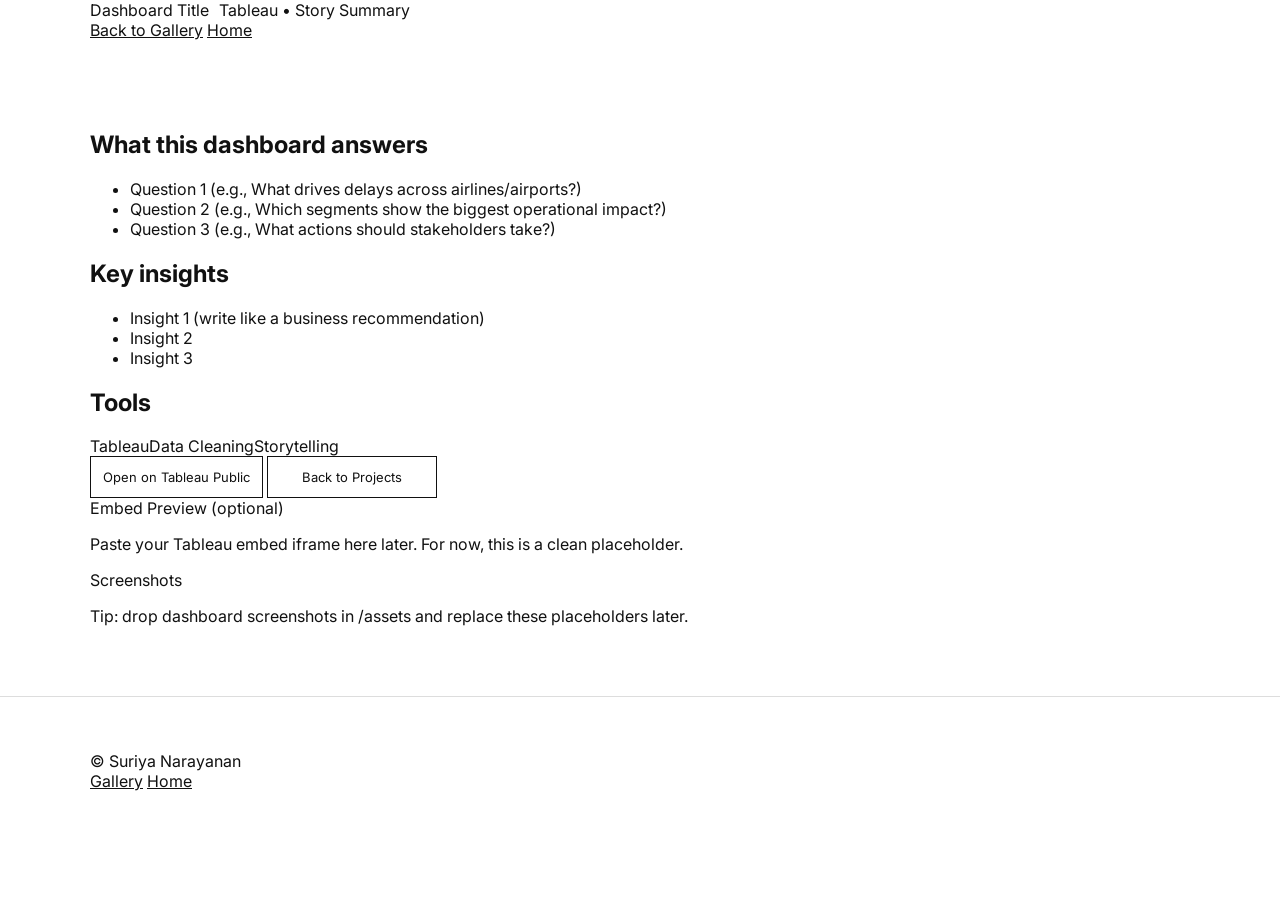
<file: tableau-dashboard-template.html>
<!doctype html>
<html lang="en">
<head>
  <meta charset="UTF-8" />
  <meta name="viewport" content="width=device-width, initial-scale=1.0" />
  <title>Dashboard Detail | Suriya Narayanan</title>
  <link rel="stylesheet" href="style.css" />
  <link rel="preconnect" href="https://fonts.googleapis.com">
  <link rel="preconnect" href="https://fonts.gstatic.com" crossorigin>
  <link href="https://fonts.googleapis.com/css2?family=Inter:wght@400;500;600;700&display=swap" rel="stylesheet">
</head>
<body>
  <header class="header">
    <div class="container header__row">
      <div class="brand">
        <div class="brand__name">Dashboard Title</div>
        <div class="brand__sub">Tableau • Story Summary</div>
      </div>
      <nav class="nav">
        <a href="tableau.html">Back to Gallery</a>
        <a href="index.html">Home</a>
      </nav>
    </div>
  </header>

  <main class="section">
    <div class="container">
      <div class="detail">
        <div class="detail__left">
          <h2>What this dashboard answers</h2>
          <ul class="bullets">
            <li>Question 1 (e.g., What drives delays across airlines/airports?)</li>
            <li>Question 2 (e.g., Which segments show the biggest operational impact?)</li>
            <li>Question 3 (e.g., What actions should stakeholders take?)</li>
          </ul>

          <h2>Key insights</h2>
          <ul class="bullets">
            <li>Insight 1 (write like a business recommendation)</li>
            <li>Insight 2</li>
            <li>Insight 3</li>
          </ul>

          <h2>Tools</h2>
          <div class="chips">
            <span>Tableau</span><span>Data Cleaning</span><span>Storytelling</span>
          </div>

          <div class="detail__cta">
            <!-- Replace this with Tableau Public URL when you have it -->
            <a class="btn btn--primary" href="#" target="_blank" rel="noopener">Open on Tableau Public</a>
            <a class="btn btn--ghost" href="index.html#projects">Back to Projects</a>
          </div>
        </div>

        <div class="detail__right">
          <div class="embed">
            <div class="embed__title">Embed Preview (optional)</div>
            <div class="embed__box">
              <p class="muted">
                Paste your Tableau embed iframe here later. For now, this is a clean placeholder.
              </p>
            </div>
          </div>

          <div class="shots">
            <div class="shots__title">Screenshots</div>
            <div class="shots__grid">
              <div class="shot"></div>
              <div class="shot"></div>
              <div class="shot"></div>
              <div class="shot"></div>
            </div>
            <p class="muted tiny">Tip: drop dashboard screenshots in /assets and replace these placeholders later.</p>
          </div>
        </div>
      </div>
    </div>
  </main>

  <footer class="footer">
    <div class="container footer__row">
      <div>© <span id="year"></span> Suriya Narayanan</div>
      <div class="footer__links">
        <a href="tableau.html">Gallery</a>
        <a href="index.html">Home</a>
      </div>
    </div>
  </footer>

  <script src="script.js"></script>
</body>
</html>
</file>
<file: style.css>
:root{
  --bg: #ffffff;
  --ink: #111111;
  --muted: #5b5b5b;
  --line: #dddddd;

  --serif: "Playfair Display", serif;
  --sans: "Inter", system-ui, -apple-system, Segoe UI, Roboto, Arial, sans-serif;
}

*{ box-sizing:border-box; }
html{ scroll-behavior:smooth; }
body{
  margin:0;
  background:var(--bg);
  color:var(--ink);
  font-family:var(--sans);
}

a{ color:inherit; }
.container{
  width:min(1100px, 92vw);
  margin:0 auto;
}

/* ===== Top bar ===== */
.topbar{
  position:sticky;
  top:0;
  z-index:50;
  background:rgba(255,255,255,0.92);
  backdrop-filter: blur(6px);
  border-bottom:1px solid var(--line);
}
.topbar__inner{
  display:flex;
  align-items:center;
  justify-content:space-between;
  padding:14px 18px;
}
/* actions group for translator + menu */
.topbar__actions{
  margin-left: auto;
  display:flex;
  gap:10px;
  align-items:center;
}
.brand{
  display:flex;
  align-items:center;
  gap:10px;
  font-family:var(--sans);
}
.brand__mark{ font-weight:800; }
.brand__text{ font-weight:600; letter-spacing:0.3px; }

.menuBtn{
  width:44px;
  height:36px;
  border:1px solid var(--line);
  background:#fff;
  border-radius:10px;
  display:grid;
  place-items:center;
  cursor:pointer;
}
.menuBtn span{
  display:block;
  width:18px;
  height:2px;
  background:#111;
  margin:2px 0;
}

.menu{
  display:none;
  border-top:1px solid var(--line);
  padding:10px 18px 16px;
  gap:10px;
}
.menu.open{ display:flex; flex-wrap:wrap; }
.menu a{
  text-decoration:none;
  border:1px solid var(--line);
  padding:8px 10px;
  border-radius:999px;
  font-size:14px;
  background:#fff;
}
.menu a:hover{ border-color:#bbb; }

/* ===== HERO ===== */
.hero{
  min-height: 100vh;
  display: flex;
  align-items: flex-start;   /* move content up */
  justify-content: center;
  padding: 60px 24px 80px;   /* reduce top padding */
}

.hero_inner{
  width: min(980px, 100%);
  text-align: center;
  margin-inline: auto;
}

/* BIGGER IMAGE */
.hero_avatar{
  width: 420px;     /* 🔥 increased from 320 */
  height: 420px;
  border-radius: 50%;
  object-fit: cover;
  border: 2px solid #111;
  display: block;
  margin: 0 auto 24px;
}

/* Welcome text */
.hero_kicker{
  font-size: 26px;
  margin: 0 0 6px;
}

/* Name */
.hero_title{
  font-size: clamp(48px, 6vw, 84px);
  line-height: 1.05;
  margin: 0 0 10px;
}

/* Subtitle */
.hero_subtitle{
  font-size: clamp(22px, 2.4vw, 36px);
  margin: 0;
  font-weight: 500;
}

/* brush divider */
.brush_divider{
  width: min(620px, 92%);
  height: 18px;
  margin: 26px auto 10px;
  background: radial-gradient(closest-side, rgba(0,0,0,0.4), rgba(0,0,0,0.0));
  opacity: 0.55;
}

/* scroll hint */
.hero_scroll{
  margin-top: 8px;
  font-size: 14px;
  opacity: 0.7;
}
/* “paint brush” divider (minimal, black/gray) */
.brushDivider{
  width:min(680px, 86vw);
  height:18px;
  margin:26px auto 10px;
  border-radius:999px;
  background:
    linear-gradient(90deg,
      rgba(0,0,0,0) 0%,
      rgba(0,0,0,0.18) 18%,
      rgba(0,0,0,0.35) 50%,
      rgba(0,0,0,0.18) 82%,
      rgba(0,0,0,0) 100%);
  filter: blur(0.1px);
  opacity:0.8;
}

/* ===== Contact strip ===== */
.contactStrip{
  border-top:1px solid var(--line);
  border-bottom:1px solid var(--line);
  padding:22px 0;
}
.contactStrip__inner{
  width:min(1100px, 92vw);
  margin:0 auto;
  display:grid;
  grid-template-columns: repeat(4, 1fr);
  gap:0;
}
.contactCard{
  display:flex;
  gap:14px;
  align-items:center;
  padding:18px 18px;
  border-right:1px solid var(--line);
}
.contactCard:last-child{ border-right:none; }

.contactIcon{
  width:38px;
  height:38px;
  border:1px solid var(--line);
  border-radius:999px;
  display:grid;
  place-items:center;
  font-weight:700;
}
.contactLabel{
  font-family:var(--serif);
  font-weight:700;
}
.contactValue{
  margin-top:4px;
  font-size:13px;
  color:var(--muted);
}
.contactValue a{ color:inherit; }

/* ===== Sections ===== */
.section{ padding:70px 0 28px; }
.sectionTitle{
  font-family:var(--serif);
  font-size:54px;
  margin:0 0 8px;
}
.sectionTitle.center{ text-align:center; }
.sectionNote{
  margin:0 0 32px;
  color:var(--muted);
  font-size:14px;
  font-style:italic;
}

/* minimal divider between sections */
.divider{
  margin:54px 0 6px;
  height:14px;
  border-radius:999px;
  background:
    linear-gradient(90deg,
      rgba(0,0,0,0) 0%,
      rgba(0,0,0,0.14) 20%,
      rgba(0,0,0,0.30) 50%,
      rgba(0,0,0,0.14) 80%,
      rgba(0,0,0,0) 100%);
  opacity:0.55;
}

/* ===== About (text left, timeline right) ===== */
.aboutGrid{
  display:grid;
  grid-template-columns: 1.15fr 0.85fr;
  gap:34px;
  align-items:start;
}
.lead{
  font-size:16px;
  line-height:1.8;
  margin:0 0 14px;
}
.aboutText p{
  line-height:1.8;
  color:#1d1d1d;
}
.aboutBullets{
  margin-top:18px;
  display:flex;
  flex-wrap:wrap;
  gap:10px;
}
.pill{
  border:1px solid var(--line);
  border-radius:999px;
  padding:8px 12px;
  font-size:13px;
  background:#fff;
}

.timeline{
  border-left:1px solid var(--line);
  padding-left:18px;
}
.timelineItem{
  position:relative;
  padding:0 0 20px 0;
  margin:0 0 18px 0;
}
.timelineItem:last-child{ margin-bottom:0; }
.dot{
  position:absolute;
  left:-25px;
  top:4px;
  width:14px;
  height:14px;
  border-radius:999px;
  background:#111;
  outline:4px solid #fff;
}
.timelineTop{
  display:flex;
  justify-content:space-between;
  gap:12px;
  align-items:baseline;
}
.timelineRole{
  font-weight:700;
}
.timelineYear{
  color:var(--muted);
  font-size:12px;
  white-space:nowrap;
}
.timelineOrg{
  color:#222;
  margin-top:4px;
  font-size:13px;
}
.timelineDesc{
  margin-top:8px;
  color:var(--muted);
  font-size:13px;
  line-height:1.6;
}

/* ===== Projects ===== */
.projectGrid{
  display:grid;
  grid-template-columns: repeat(2, 1fr);
  gap:26px;
}
.projectCard{
  border-top:1px solid var(--line);
  padding-top:18px;
  display:grid;
  grid-template-columns: 1fr;
  gap:14px;
}
.projectImg{
  width:100%;
  height:220px;
  object-fit:cover;
  border:1px solid var(--line);
  background:#f6f6f6;
}
.projectTitle{
  margin:0;
  font-size:14px;
  letter-spacing:1px;
  font-weight:800;
}
.projectDesc{
  margin:10px 0 10px;
  color:#1f1f1f;
  line-height:1.7;
}
.projectMeta{
  margin:0 0 14px;
  font-size:12px;
  color:var(--muted);
}

/* Buttons (all equal sizing) */
.btnRow{
  display:flex;
  gap:12px;
  flex-wrap:wrap;
}
.btn{
  display:inline-flex;
  justify-content:center;
  align-items:center;
  text-decoration:none;
  font-size:13px;
  padding:10px 12px;
  border-radius:0;
  border:1px solid #111;
  min-width:170px;     /* equal width */
  height:42px;         /* equal height */
}
.btnPrimary{
  background:#111;
  color:#fff;
}
.btnGhost{
  background:#fff;
  color:#111;
}
.btn:hover{ opacity:0.92; }

.centerCta{
  display:flex;
  justify-content:center;
  margin-top:28px;
}
.btnWide{ min-width:260px; }

/* ===== Skills ===== */
.skillIcons{
  display:flex;
  justify-content:center;
  gap:52px;
  margin:18px 0 34px;
}
.skillIcon{ text-align:center; }
.skillCircle{
  width:66px;
  height:66px;
  border-radius:999px;
  border:1px solid var(--line);
  display:grid;
  place-items:center;
  font-size:24px;
}
.skillLabel{
  margin-top:10px;
  font-size:13px;
  color:#222;
}

.skillsGrid{
  display:grid;
  grid-template-columns: repeat(3, 1fr);
  gap:26px;
}
.skillBlock h3{
  margin:0 0 10px;
  font-size:18px;
}
.skillBlock ul{
  margin:0;
  padding-left:18px;
  color:#222;
  line-height:1.9;
}

/* ===== Certifications ===== */
.certGrid{
  display:grid;
  grid-template-columns: repeat(2, 1fr);
  gap:16px;
  margin-top:20px;
}
.certCard{
  border:1px solid var(--line);
  padding:14px 14px;
  background:#fff;
}
.certTitle{
  font-weight:700;
}
.certMeta{
  margin-top:6px;
  color:var(--muted);
  font-size:13px;
  line-height:1.5;
}
.smallNote{
  margin-top:12px;
  color:var(--muted);
  font-size:12px;
}

/* ===== Footer ===== */
.footer{
  margin-top:26px;
  border-top:1px solid var(--line);
  padding:54px 0 60px;
}
.footer__inner{
  width:min(920px, 92vw);
  margin:0 auto;
  text-align:center;
}
.footerTitle{
  font-family:var(--serif);
  font-size:64px;
  margin:0 0 16px;
}

.miniBtn{
  display:inline-block;
  text-decoration:none;
  border:1px solid #111;
  padding:10px 14px;
  font-size:12px;
  background:#fff;
}

/* ===== Responsive ===== */
@media (max-width: 980px){
  .hero__title{ font-size:52px; }
  .sectionTitle{ font-size:44px; }

  .contactStrip__inner{ grid-template-columns:1fr 1fr; }
  .contactCard{ border-right:none; border-bottom:1px solid var(--line); }
  .contactCard:nth-last-child(-n+2){ border-bottom:none; }

  .aboutGrid{ grid-template-columns:1fr; }
  .projectGrid{ grid-template-columns:1fr; }
  .skillsGrid{ grid-template-columns:1fr; }
  .certGrid{ grid-template-columns:1fr; }
}
/* ===== Name reveal animation ===== */
.reveal {
  opacity: 0;
  transform: translateY(18px);
  transition: opacity 900ms ease, transform 900ms ease;
  will-change: opacity, transform;
}

.reveal.is-visible {
  opacity: 1;
  transform: translateY(0);
}

/* Optional: reduce motion for accessibility */
@media (prefers-reduced-motion: reduce) {
  .reveal {
    transition: none;
    transform: none;
    opacity: 1;
  }
}
.home-link {
  text-decoration: none;
  color: inherit;
  font-weight: 500;
}

.home-link:hover {
  text-decoration: underline;
}

/* Avatar wrapper */
.avatar_wrap {
  position: relative;
  display: inline-block;
  border-radius: 50%;
  transform-style: preserve-3d;
  transition: transform 180ms ease, box-shadow 180ms ease;
  box-shadow: 0 20px 60px rgba(0,0,0,0.10);
}

/* Keep your existing image */
.hero_avatar {
  width: 320px; /* adjust if needed */
  border-radius: 50%;
  display: block;
  position: relative;
  z-index: 2;
}

/* Animated gradient halo ring */
.avatar_ring {
  position: absolute;
  inset: -8px;
  border-radius: 50%;
  background: conic-gradient(
    from 0deg,
    #111827,
    #6b7280,
    #111827
  );
  animation: spinRing 6s linear infinite;
  z-index: 1;
  filter: blur(6px);
  opacity: 0.7;
}

@keyframes spinRing {
  to { transform: rotate(360deg); }
}

/* Initial state before animation */
.hero_avatar {
  transform: scale(1.15);
  opacity: 0;
  transition: transform 0.8s ease, opacity 0.8s ease;
}

/* Final state */
.hero_avatar.animate {
  transform: scale(1);
  opacity: 1;
}

/* Hello text */
.hero_intro {
  font-size: 32px;
  font-weight: 700;
  margin-bottom: 20px;
  opacity: 0;
  transform: translateY(-20px);
  transition: opacity 0.6s ease, transform 0.6s ease;
}

.hero_intro.animate {
  opacity: 1;
  transform: translateY(0);
}

.router-block {
  margin-bottom: 40px;
}

.router-card {
  padding: 18px;
  border: 1px solid var(--border);
  border-radius: 12px;
  background: var(--surface);
}

.router-title {
  font-family: var(--mono);
  font-size: 12px;
  letter-spacing: 0.08em;
  text-transform: uppercase;
  color: var(--accent);
  margin-bottom: 6px;
}

.router-examples {
  font-size: 13px;
  color: var(--muted);
  line-height: 1.6;
}

.router-note {
  font-size: 13px;
  color: var(--dim);
  font-style: italic;
}

.project-hidden {
  display: none !important;
}

#topLangMount {
  margin-left: auto;
  display: flex;
  align-items: center;
  justify-content: flex-end;
}
</file>
